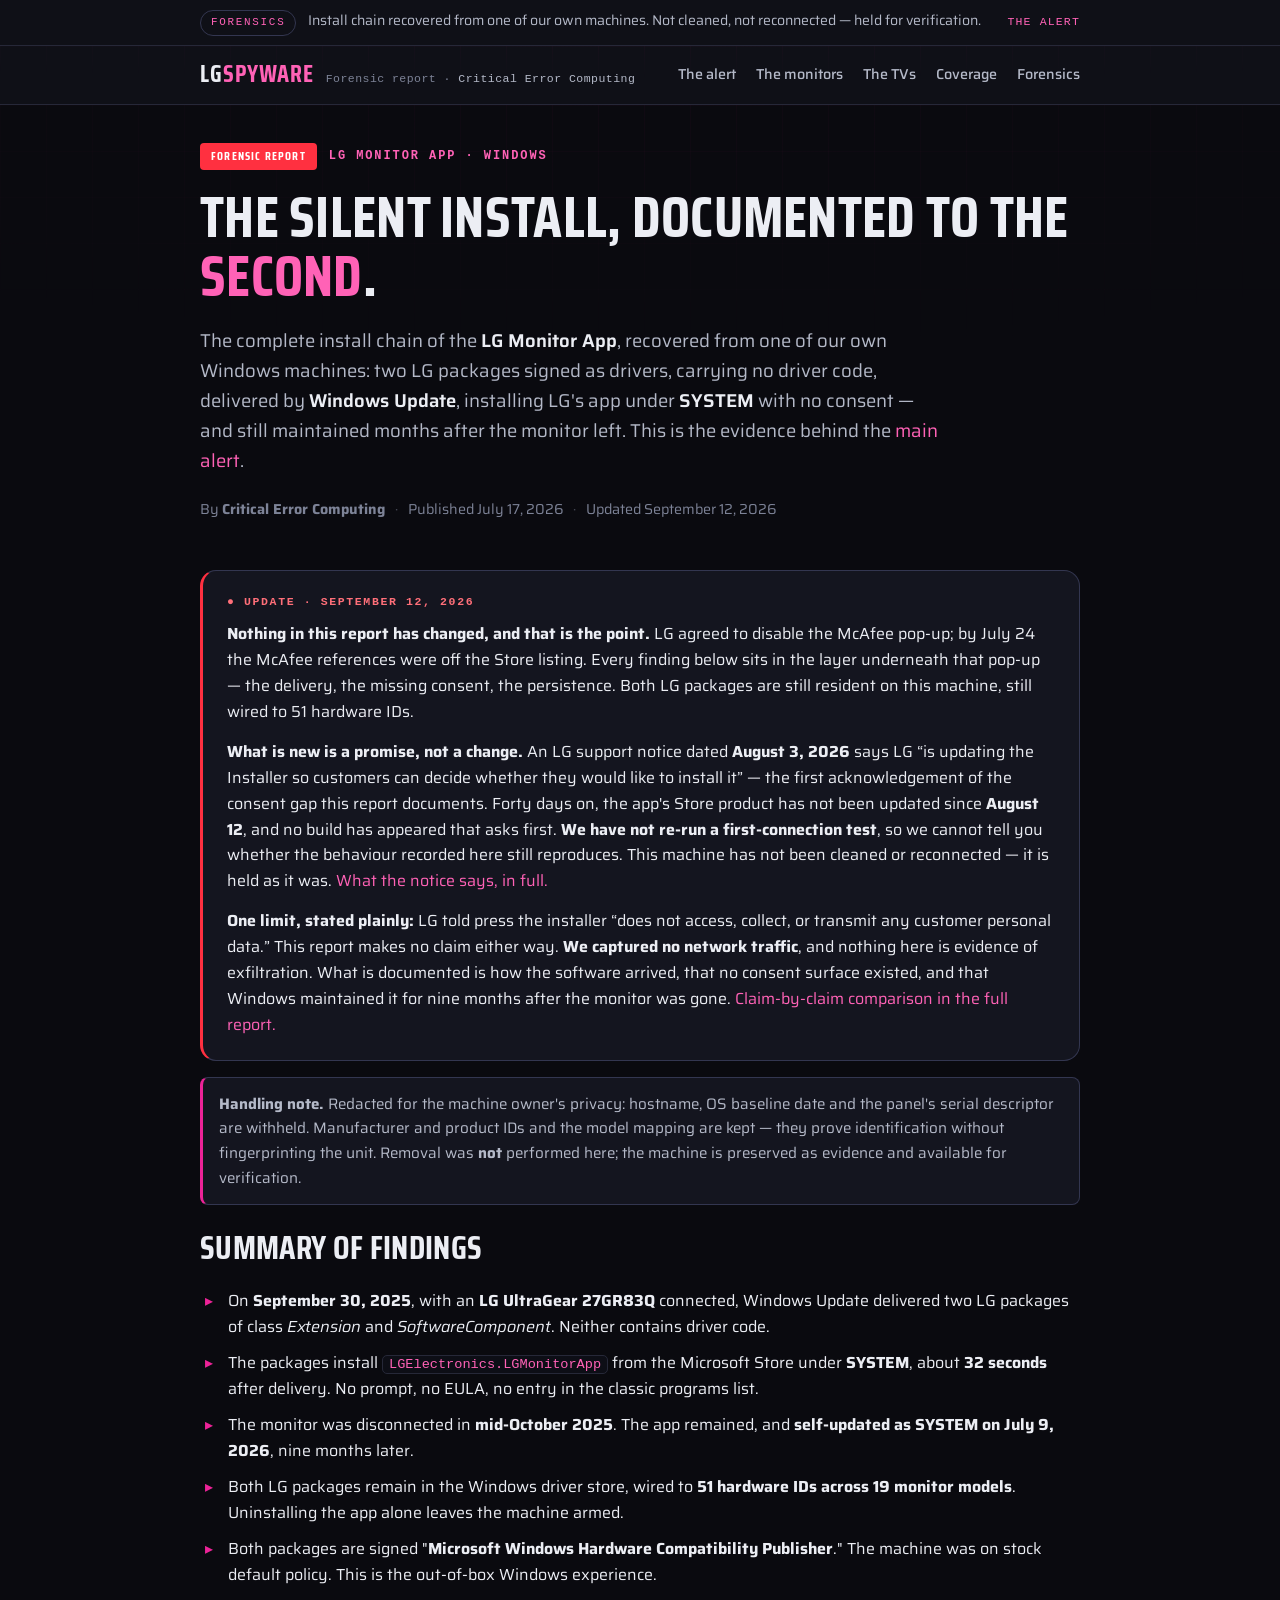
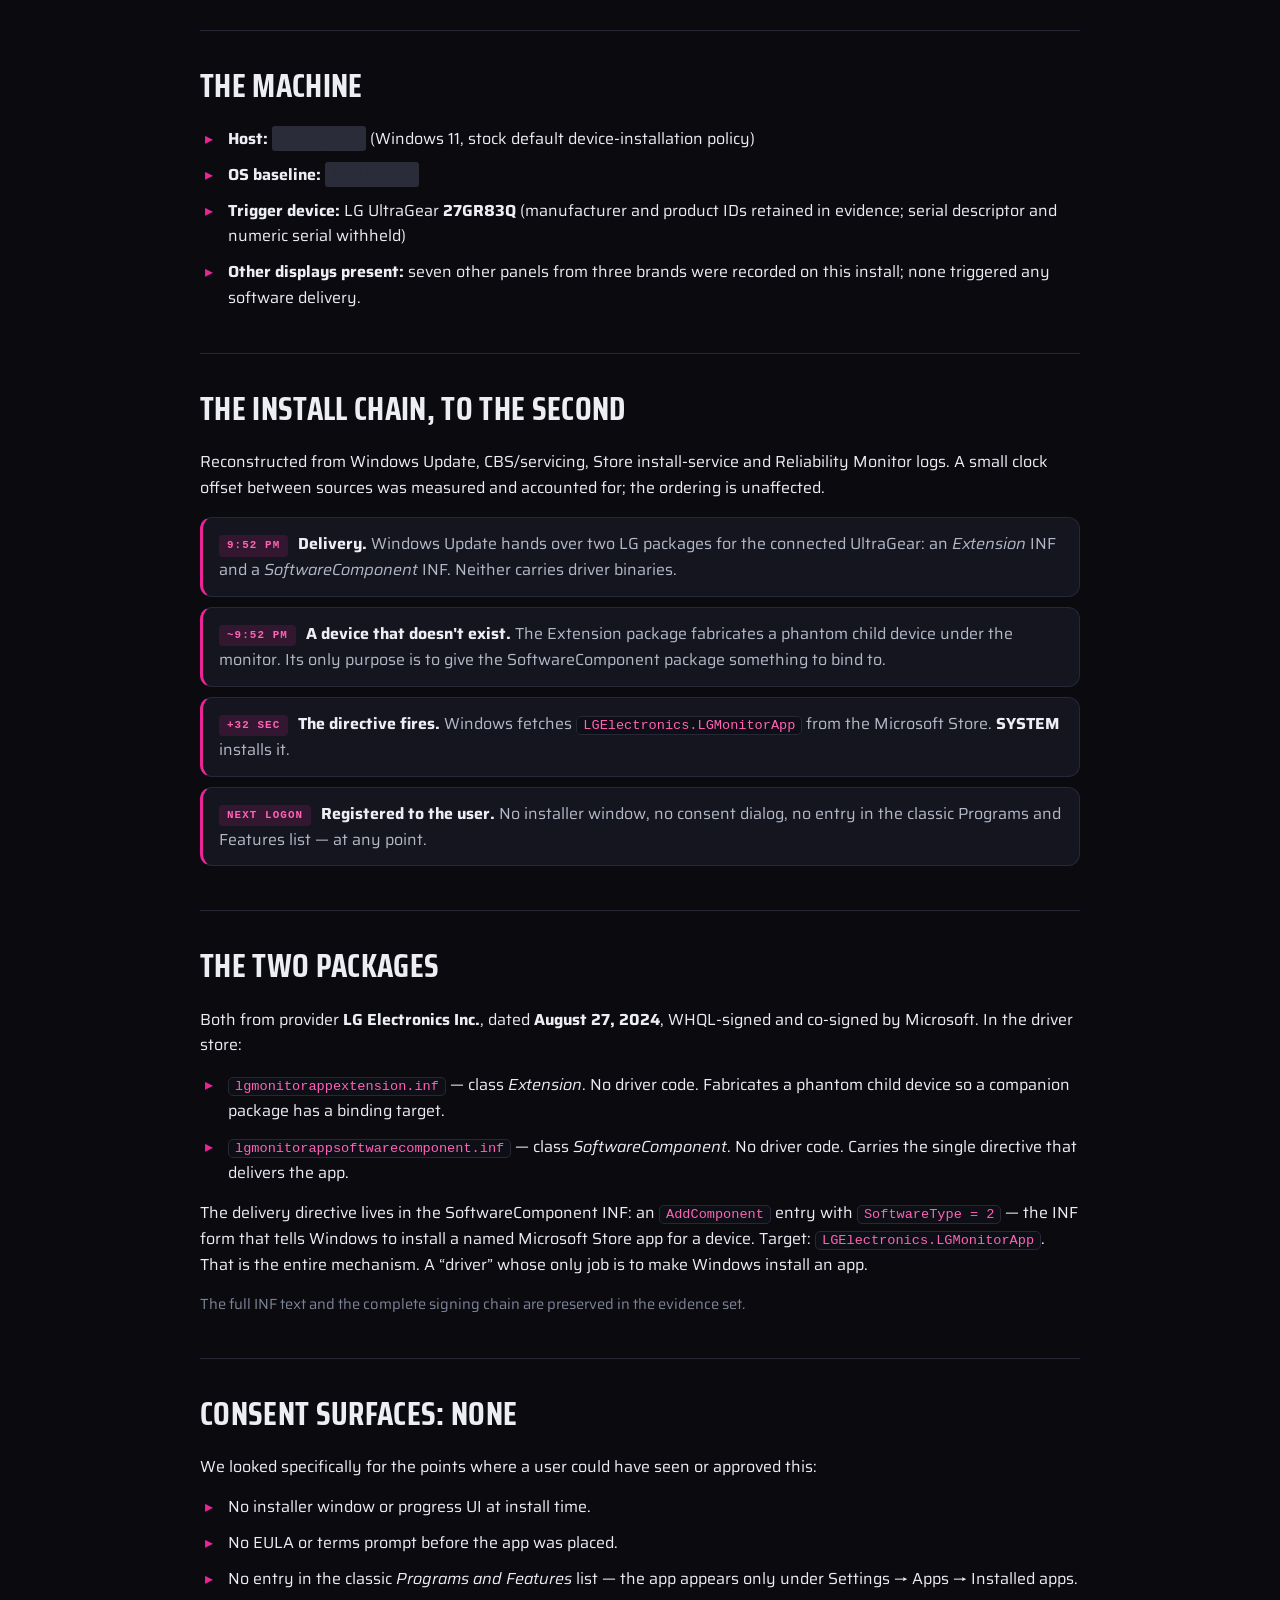
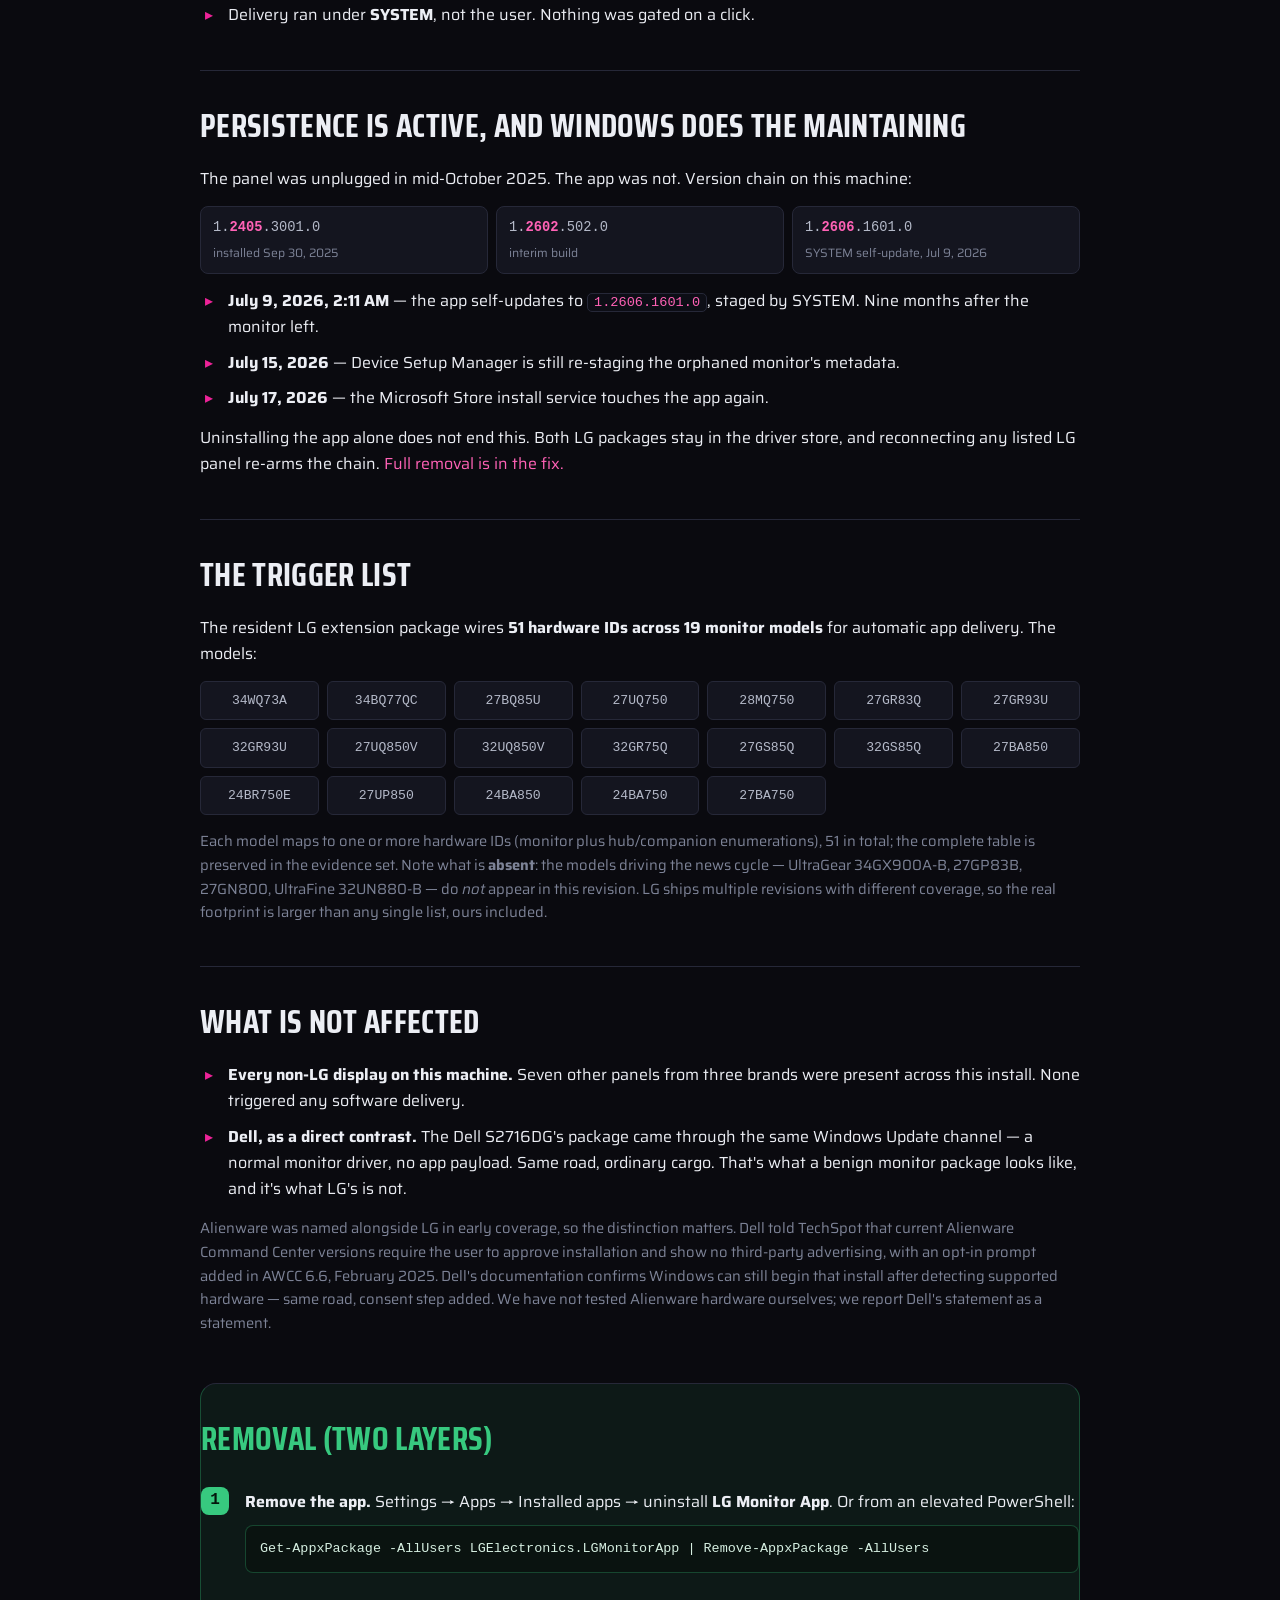
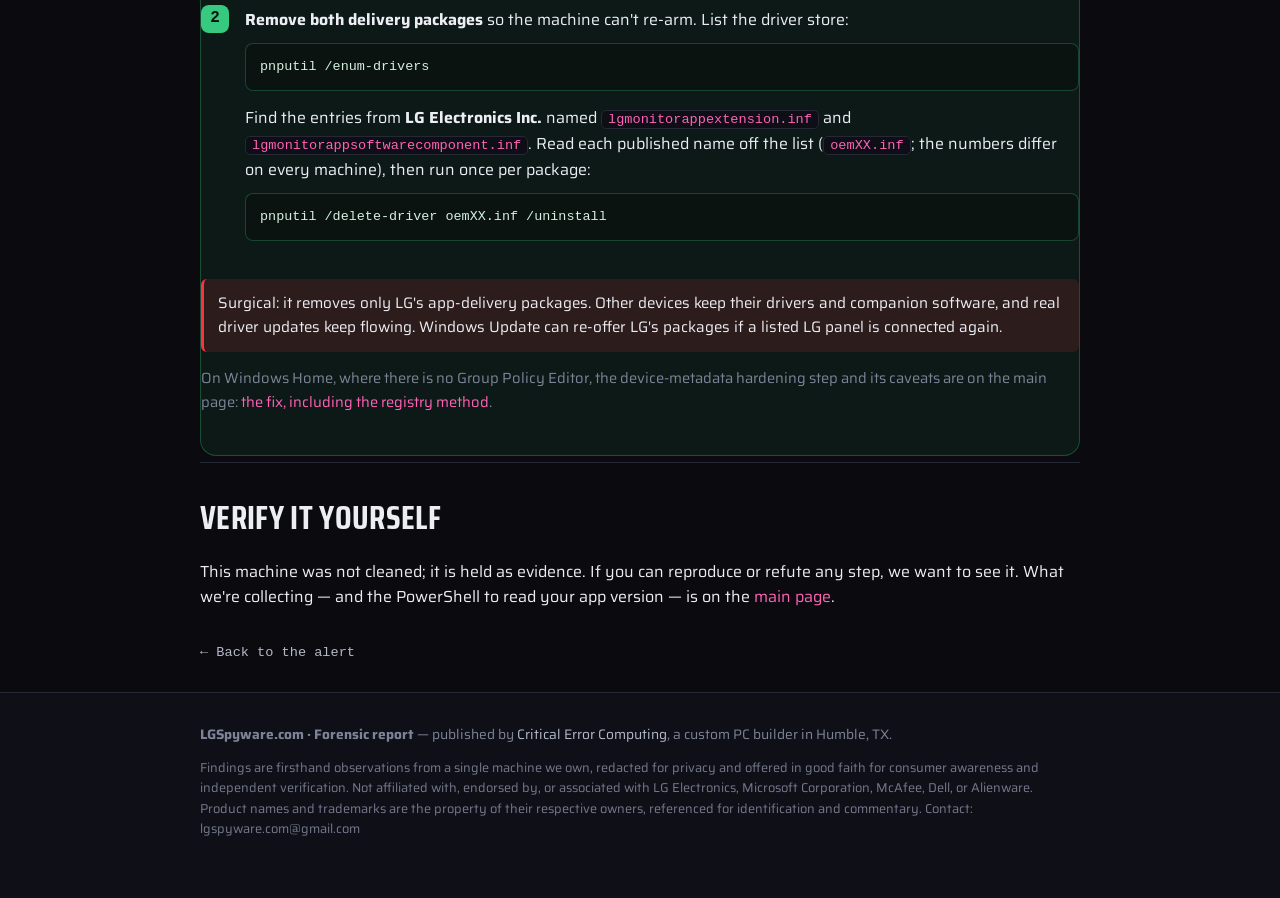
<file: forensics.html>
<!DOCTYPE html>
<html lang="en">
<head>
  <meta charset="utf-8">
  <meta name="viewport" content="width=device-width, initial-scale=1">
  <title>Forensic Install Report — LG Monitor App | LGSpyware.com · Critical Error Computing</title>
  <meta name="description" content="The minute-by-minute install chain of the LG Monitor App, recovered from one of our own Windows machines: two no-driver LG packages delivered by Windows Update, a SYSTEM install with no consent, and nine months of active maintenance after the monitor was gone.">
  <meta name="robots" content="index,follow">
  <meta property="og:type" content="article">
  <meta property="og:site_name" content="LGSpyware.com · Critical Error Computing">
  <meta property="og:title" content="Forensic Install Report — LG Monitor App">
  <meta property="og:description" content="Two WHQL-signed LG 'driver' packages with no driver code, a SYSTEM install in seconds with no consent, still self-updating nine months after the monitor left. Recovered from LG's own files.">
  <meta property="og:url" content="https://lgspyware.com/forensics">
  <meta name="twitter:card" content="summary_large_image">

  <link rel="icon" href="data:image/svg+xml,<svg xmlns='http://www.w3.org/2000/svg' viewBox='0 0 32 32'><text y='26' font-size='26'>%F0%9F%94%AC</text></svg>">
  <link rel="preconnect" href="https://fonts.googleapis.com">
  <link rel="preconnect" href="https://fonts.gstatic.com" crossorigin>
  <link href="https://fonts.googleapis.com/css2?family=Saira:wght@400;500;600&family=Saira+Condensed:wght@600;700&display=swap" rel="stylesheet">
  <link rel="stylesheet" href="styles.css">
</head>
<body>

  <div class="ribbon">
    <div class="wrap ribbon-in">
      <span class="ribbon-tag">Forensics</span>
      <span class="ribbon-txt">Install chain recovered from one of our own machines. Not cleaned, not reconnected — held for verification.</span>
      <a class="ribbon-link" href="/">The alert</a>
    </div>
  </div>

  <header class="masthead">
    <div class="grid-bg"></div>
    <div class="wrap masthead-in">
      <div class="brandblock">
        <a class="brand" href="/">LG<span class="err">Spyware</span></a>
        <span class="brand-by">Forensic report · <a href="https://www.criticalerrorcomputing.com/" target="_blank" rel="noopener">Critical Error Computing</a></span>
      </div>
      <nav class="topnav">
        <a href="/">The alert</a>
        <a href="/monitors">The monitors</a>
        <a href="/tvs">The TVs</a>
        <a href="/coverage">Coverage</a>
        <a href="/forensics">Forensics</a>
      </nav>
    </div>
  </header>

  <main>
    <article class="lead">
      <div class="grid-bg"></div>
      <div class="wrap lead-in">
        <div class="eyebrow-row"><span class="tag-red">FORENSIC REPORT</span> <span class="eyebrow">LG Monitor App · Windows</span></div>
        <h1>The silent install, documented to the <span class="gw" data-alt="sec0nd">second</span>.</h1>
        <p class="dek">The complete install chain of the <strong>LG Monitor App</strong>, recovered from one of our own Windows machines: two LG packages signed as drivers, carrying no driver code, delivered by <strong>Windows Update</strong>, installing LG's app under <strong>SYSTEM</strong> with no consent — and still maintained months after the monitor left. This is the evidence behind the <a href="/">main alert</a>.</p>
        <div class="byline">
          <span>By <strong>Critical Error Computing</strong></span>
          <span class="sep">·</span>
          <span>Published <time datetime="2026-07-17">July 17, 2026</time></span>
          <span class="sep">·</span>
          <span>Updated <time datetime="2026-09-12">September 12, 2026</time></span>
        </div>
      </div>
    </article>

    <div class="wrap body">

      <section id="summary">
        <div class="updatebox">
          <span class="upd-stamp">● Update · September 12, 2026</span>
          <p><strong>Nothing in this report has changed, and that is the point.</strong> LG agreed to disable the McAfee pop-up; by July 24 the McAfee references were off the Store listing. Every finding below sits in the layer underneath that pop-up — the delivery, the missing consent, the persistence. Both LG packages are still resident on this machine, still wired to 51 hardware IDs.</p>
          <p><strong>What is new is a promise, not a change.</strong> An LG support notice dated <strong>August 3, 2026</strong> says LG “is updating the Installer so customers can decide whether they would like to install it” — the first acknowledgement of the consent gap this report documents. Forty days on, the app's Store product has not been updated since <strong>August 12</strong>, and no build has appeared that asks first. <strong>We have not re-run a first-connection test</strong>, so we cannot tell you whether the behaviour recorded here still reproduces. This machine has not been cleaned or reconnected — it is held as it was. <a href="/monitors#august">What the notice says, in full.</a></p>
          <p><strong>One limit, stated plainly:</strong> LG told press the installer “does not access, collect, or transmit any customer personal data.” This report makes no claim either way. <strong>We captured no network traffic</strong>, and nothing here is evidence of exfiltration. What is documented is how the software arrived, that no consent surface existed, and that Windows maintained it for nine months after the monitor was gone. <a href="/monitors#response">Claim-by-claim comparison in the full report.</a></p>
        </div>
        <div class="evidence-note">
          <strong>Handling note.</strong> Redacted for the machine owner's privacy: hostname, OS baseline date and the panel's serial descriptor are withheld. Manufacturer and product IDs and the model mapping are kept — they prove identification without fingerprinting the unit. Removal was <strong>not</strong> performed here; the machine is preserved as evidence and available for verification.
        </div>
        <h2>Summary of findings</h2>
        <ul class="ticks">
          <li>On <strong>September 30, 2025</strong>, with an <strong>LG UltraGear 27GR83Q</strong> connected, Windows Update delivered two LG packages of class <em>Extension</em> and <em>SoftwareComponent</em>. Neither contains driver code.</li>
          <li>The packages install <code>LGElectronics.LGMonitorApp</code> from the Microsoft Store under <strong>SYSTEM</strong>, about <strong>32 seconds</strong> after delivery. No prompt, no EULA, no entry in the classic programs list.</li>
          <li>The monitor was disconnected in <strong>mid-October 2025</strong>. The app remained, and <strong>self-updated as SYSTEM on July 9, 2026</strong>, nine months later.</li>
          <li>Both LG packages remain in the Windows driver store, wired to <strong>51 hardware IDs across 19 monitor models</strong>. Uninstalling the app alone leaves the machine armed.</li>
          <li>Both packages are signed "<strong>Microsoft Windows Hardware Compatibility Publisher</strong>." The machine was on stock default policy. This is the out-of-box Windows experience.</li>
        </ul>
      </section>

      <section id="machine">
        <h2>The machine</h2>
        <ul class="ticks">
          <li><strong>Host:</strong> <span class="redact">REDACTED</span> (Windows 11, stock default device-installation policy)</li>
          <li><strong>OS baseline:</strong> <span class="redact">REDACTED</span></li>
          <li><strong>Trigger device:</strong> LG UltraGear <strong>27GR83Q</strong> (manufacturer and product IDs retained in evidence; serial descriptor and numeric serial withheld)</li>
          <li><strong>Other displays present:</strong> seven other panels from three brands were recorded on this install; none triggered any software delivery.</li>
        </ul>
      </section>

      <section id="chain">
        <h2>The install chain, to the second</h2>
        <p>Reconstructed from Windows Update, CBS/servicing, Store install-service and Reliability Monitor logs. A small clock offset between sources was measured and accounted for; the ordering is unaffected.</p>
        <ol class="chain">
          <li><span class="chain-t">9:52 PM</span><strong>Delivery.</strong> Windows Update hands over two LG packages for the connected UltraGear: an <em>Extension</em> INF and a <em>SoftwareComponent</em> INF. Neither carries driver binaries.</li>
          <li><span class="chain-t">~9:52 PM</span><strong>A device that doesn't exist.</strong> The Extension package fabricates a phantom child device under the monitor. Its only purpose is to give the SoftwareComponent package something to bind to.</li>
          <li><span class="chain-t">+32 sec</span><strong>The directive fires.</strong> Windows fetches <code>LGElectronics.LGMonitorApp</code> from the Microsoft Store. <strong>SYSTEM</strong> installs it.</li>
          <li><span class="chain-t">Next logon</span><strong>Registered to the user.</strong> No installer window, no consent dialog, no entry in the classic Programs and Features list — at any point.</li>
        </ol>
      </section>

      <section id="packages">
        <h2>The two packages</h2>
        <p>Both from provider <strong>LG Electronics Inc.</strong>, dated <strong>August 27, 2024</strong>, WHQL-signed and co-signed by Microsoft. In the driver store:</p>
        <ul class="ticks">
          <li><code>lgmonitorappextension.inf</code> — class <em>Extension</em>. No driver code. Fabricates a phantom child device so a companion package has a binding target.</li>
          <li><code>lgmonitorappsoftwarecomponent.inf</code> — class <em>SoftwareComponent</em>. No driver code. Carries the single directive that delivers the app.</li>
        </ul>
        <p>The delivery directive lives in the SoftwareComponent INF: an <code>AddComponent</code> entry with <code>SoftwareType = 2</code> — the INF form that tells Windows to install a named Microsoft Store app for a device. Target: <code>LGElectronics.LGMonitorApp</code>. That is the entire mechanism. A “driver” whose only job is to make Windows install an app.</p>
        <p class="note-dim">The full INF text and the complete signing chain are preserved in the evidence set.</p>
      </section>

      <section id="consent">
        <h2>Consent surfaces: none</h2>
        <p>We looked specifically for the points where a user could have seen or approved this:</p>
        <ul class="ticks">
          <li>No installer window or progress UI at install time.</li>
          <li>No EULA or terms prompt before the app was placed.</li>
          <li>No entry in the classic <em>Programs and Features</em> list — the app appears only under Settings → Apps → Installed apps.</li>
          <li>Delivery ran under <strong>SYSTEM</strong>, not the user. Nothing was gated on a click.</li>
        </ul>
      </section>

      <section id="persistence">
        <h2>Persistence is active, and Windows does the maintaining</h2>
        <p>The panel was unplugged in mid-October 2025. The app was not. Version chain on this machine:</p>
        <div class="vchain">
          <span>1.<b>2405</b>.3001.0<em>installed Sep 30, 2025</em></span>
          <span>1.<b>2602</b>.502.0<em>interim build</em></span>
          <span>1.<b>2606</b>.1601.0<em>SYSTEM self-update, Jul 9, 2026</em></span>
        </div>
        <ul class="ticks">
          <li><strong>July 9, 2026, 2:11 AM</strong> — the app self-updates to <code>1.2606.1601.0</code>, staged by SYSTEM. Nine months after the monitor left.</li>
          <li><strong>July 15, 2026</strong> — Device Setup Manager is still re-staging the orphaned monitor's metadata.</li>
          <li><strong>July 17, 2026</strong> — the Microsoft Store install service touches the app again.</li>
        </ul>
        <p>Uninstalling the app alone does not end this. Both LG packages stay in the driver store, and reconnecting any listed LG panel re-arms the chain. <a href="/#remove">Full removal is in the fix.</a></p>
      </section>

      <section id="triggers">
        <h2>The trigger list</h2>
        <p>The resident LG extension package wires <strong>51 hardware IDs across 19 monitor models</strong> for automatic app delivery. The models:</p>
        <div class="modelgrid">
          <span>34WQ73A</span><span>34BQ77QC</span><span>27BQ85U</span><span>27UQ750</span>
          <span>28MQ750</span><span>27GR83Q</span><span>27GR93U</span><span>32GR93U</span>
          <span>27UQ850V</span><span>32UQ850V</span><span>32GR75Q</span><span>27GS85Q</span>
          <span>32GS85Q</span><span>27BA850</span><span>24BR750E</span><span>27UP850</span>
          <span>24BA850</span><span>24BA750</span><span>27BA750</span>
        </div>
        <p class="note-dim">Each model maps to one or more hardware IDs (monitor plus hub/companion enumerations), 51 in total; the complete table is preserved in the evidence set. Note what is <strong>absent</strong>: the models driving the news cycle — UltraGear 34GX900A-B, 27GP83B, 27GN800, UltraFine 32UN880-B — do <em>not</em> appear in this revision. LG ships multiple revisions with different coverage, so the real footprint is larger than any single list, ours included.</p>
      </section>

      <section id="notaffected">
        <h2>What is not affected</h2>
        <ul class="ticks">
          <li><strong>Every non-LG display on this machine.</strong> Seven other panels from three brands were present across this install. None triggered any software delivery.</li>
          <li><strong>Dell, as a direct contrast.</strong> The Dell S2716DG's package came through the same Windows Update channel — a normal monitor driver, no app payload. Same road, ordinary cargo. That's what a benign monitor package looks like, and it's what LG's is not.</li>
        </ul>
        <p class="note-dim">Alienware was named alongside LG in early coverage, so the distinction matters. Dell told TechSpot that current Alienware Command Center versions require the user to approve installation and show no third-party advertising, with an opt-in prompt added in AWCC 6.6, February 2025. Dell's documentation confirms Windows can still begin that install after detecting supported hardware — same road, consent step added. We have not tested Alienware hardware ourselves; we report Dell's statement as a statement.</p>
      </section>

      <section id="removal" class="callout-fix">
        <h2>Removal (two layers)</h2>
        <ol class="steps">
          <li>
            <strong>Remove the app.</strong> Settings → Apps → Installed apps → uninstall <strong>LG Monitor App</strong>. Or from an elevated PowerShell:
            <pre><code>Get-AppxPackage -AllUsers LGElectronics.LGMonitorApp | Remove-AppxPackage -AllUsers</code></pre>
          </li>
          <li>
            <strong>Remove both delivery packages</strong> so the machine can't re-arm. List the driver store:
            <pre><code>pnputil /enum-drivers</code></pre>
            Find the entries from <strong>LG Electronics Inc.</strong> named <code>lgmonitorappextension.inf</code> and <code>lgmonitorappsoftwarecomponent.inf</code>. Read each published name off the list (<code>oemXX.inf</code>; the numbers differ on every machine), then run once per package:
            <pre><code>pnputil /delete-driver oemXX.inf /uninstall</code></pre>
          </li>
        </ol>
        <p class="warn">Surgical: it removes only LG's app-delivery packages. Other devices keep their drivers and companion software, and real driver updates keep flowing. Windows Update can re-offer LG's packages if a listed LG panel is connected again.</p>
        <p class="note-dim">On Windows Home, where there is no Group Policy Editor, the device-metadata hardening step and its caveats are on the main page: <a href="/#remove">the fix, including the registry method</a>.</p>
      </section>

      <section id="verify">
        <h2>Verify it yourself</h2>
        <p>This machine was not cleaned; it is held as evidence. If you can reproduce or refute any step, we want to see it. What we're collecting — and the PowerShell to read your app version — is on the <a href="/#tips">main page</a>.</p>
        <a class="backlink" href="/">← Back to the alert</a>
      </section>

    </div>
  </main>

  <footer class="site">
    <div class="wrap">
      <p><strong>LGSpyware.com · Forensic report</strong> — published by <a href="https://www.criticalerrorcomputing.com/" target="_blank" rel="noopener">Critical Error Computing</a>, a custom PC builder in Humble, TX.</p>
      <p class="disclaimer">Findings are firsthand observations from a single machine we own, redacted for privacy and offered in good faith for consumer awareness and independent verification. Not affiliated with, endorsed by, or associated with LG Electronics, Microsoft Corporation, McAfee, Dell, or Alienware. Product names and trademarks are the property of their respective owners, referenced for identification and commentary. Contact: lgspyware.com@gmail.com</p>
    </div>
  </footer>

</body>
</html>
</file>
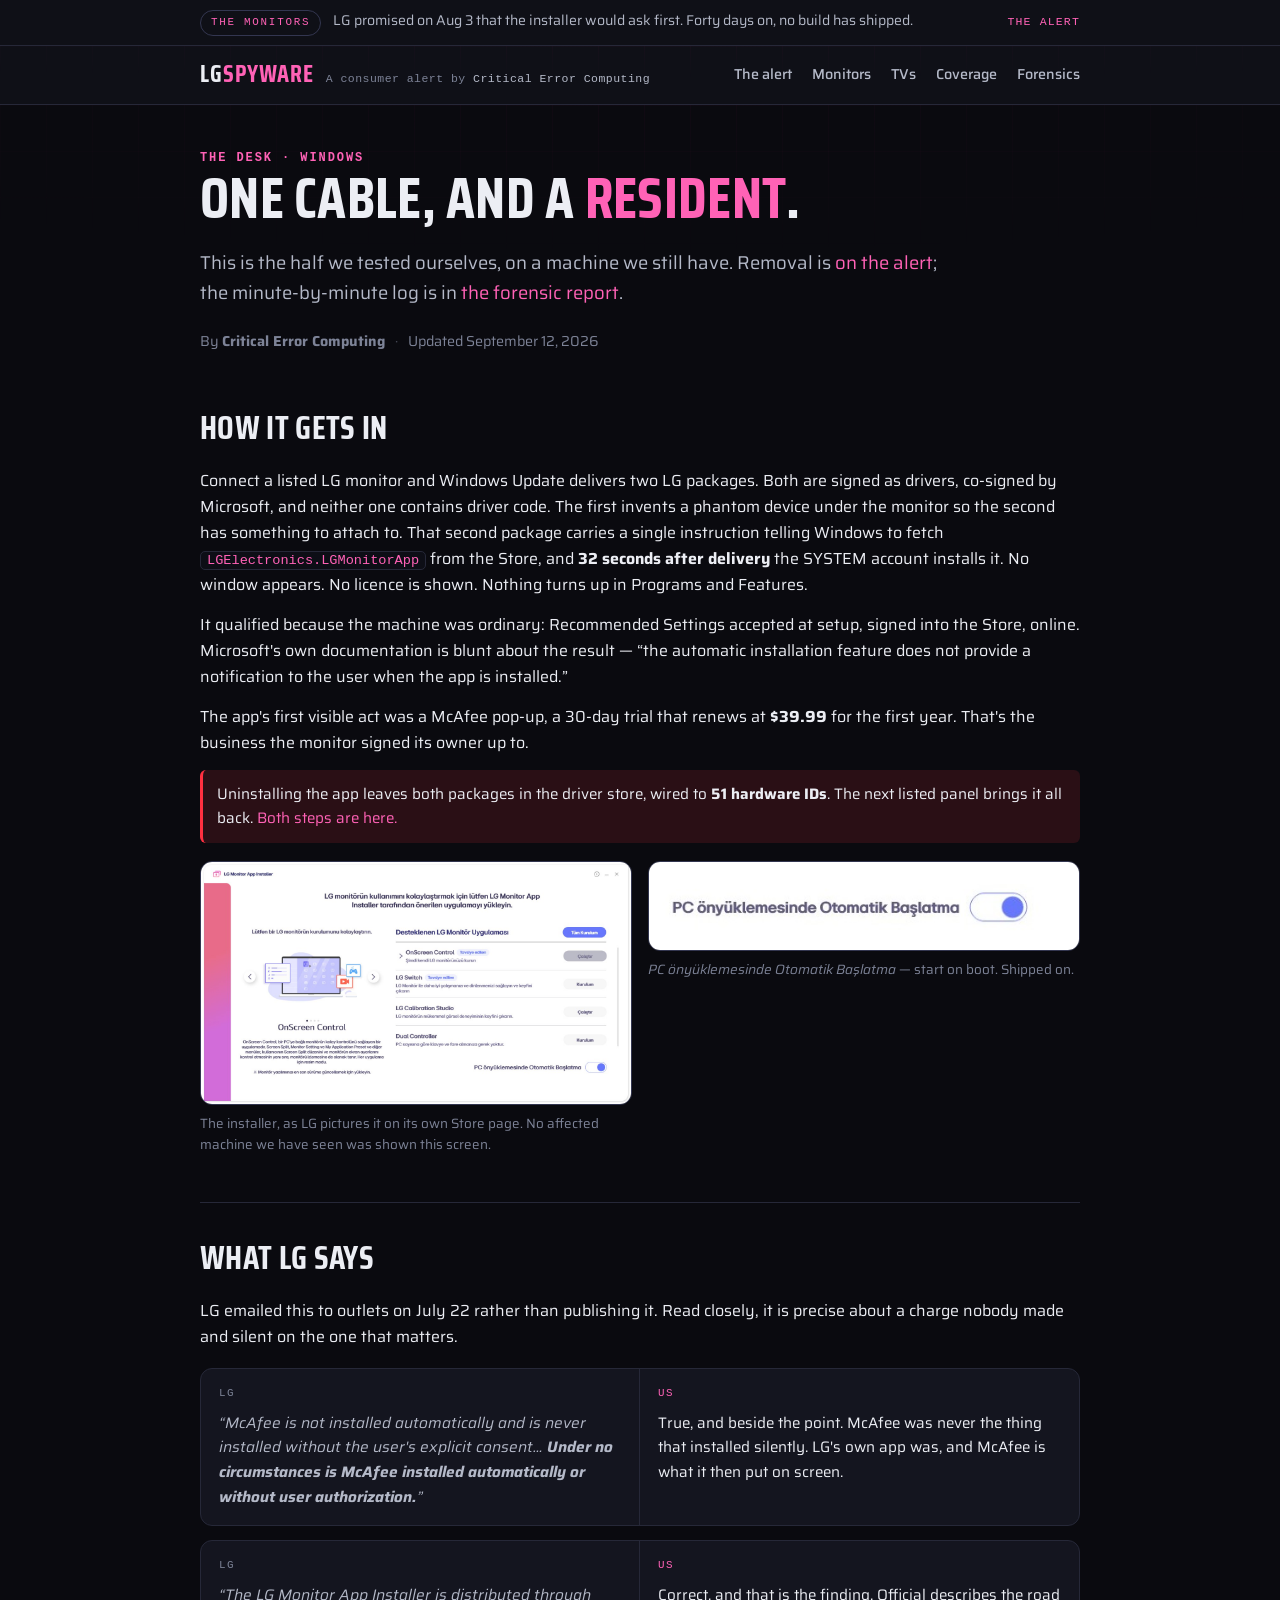
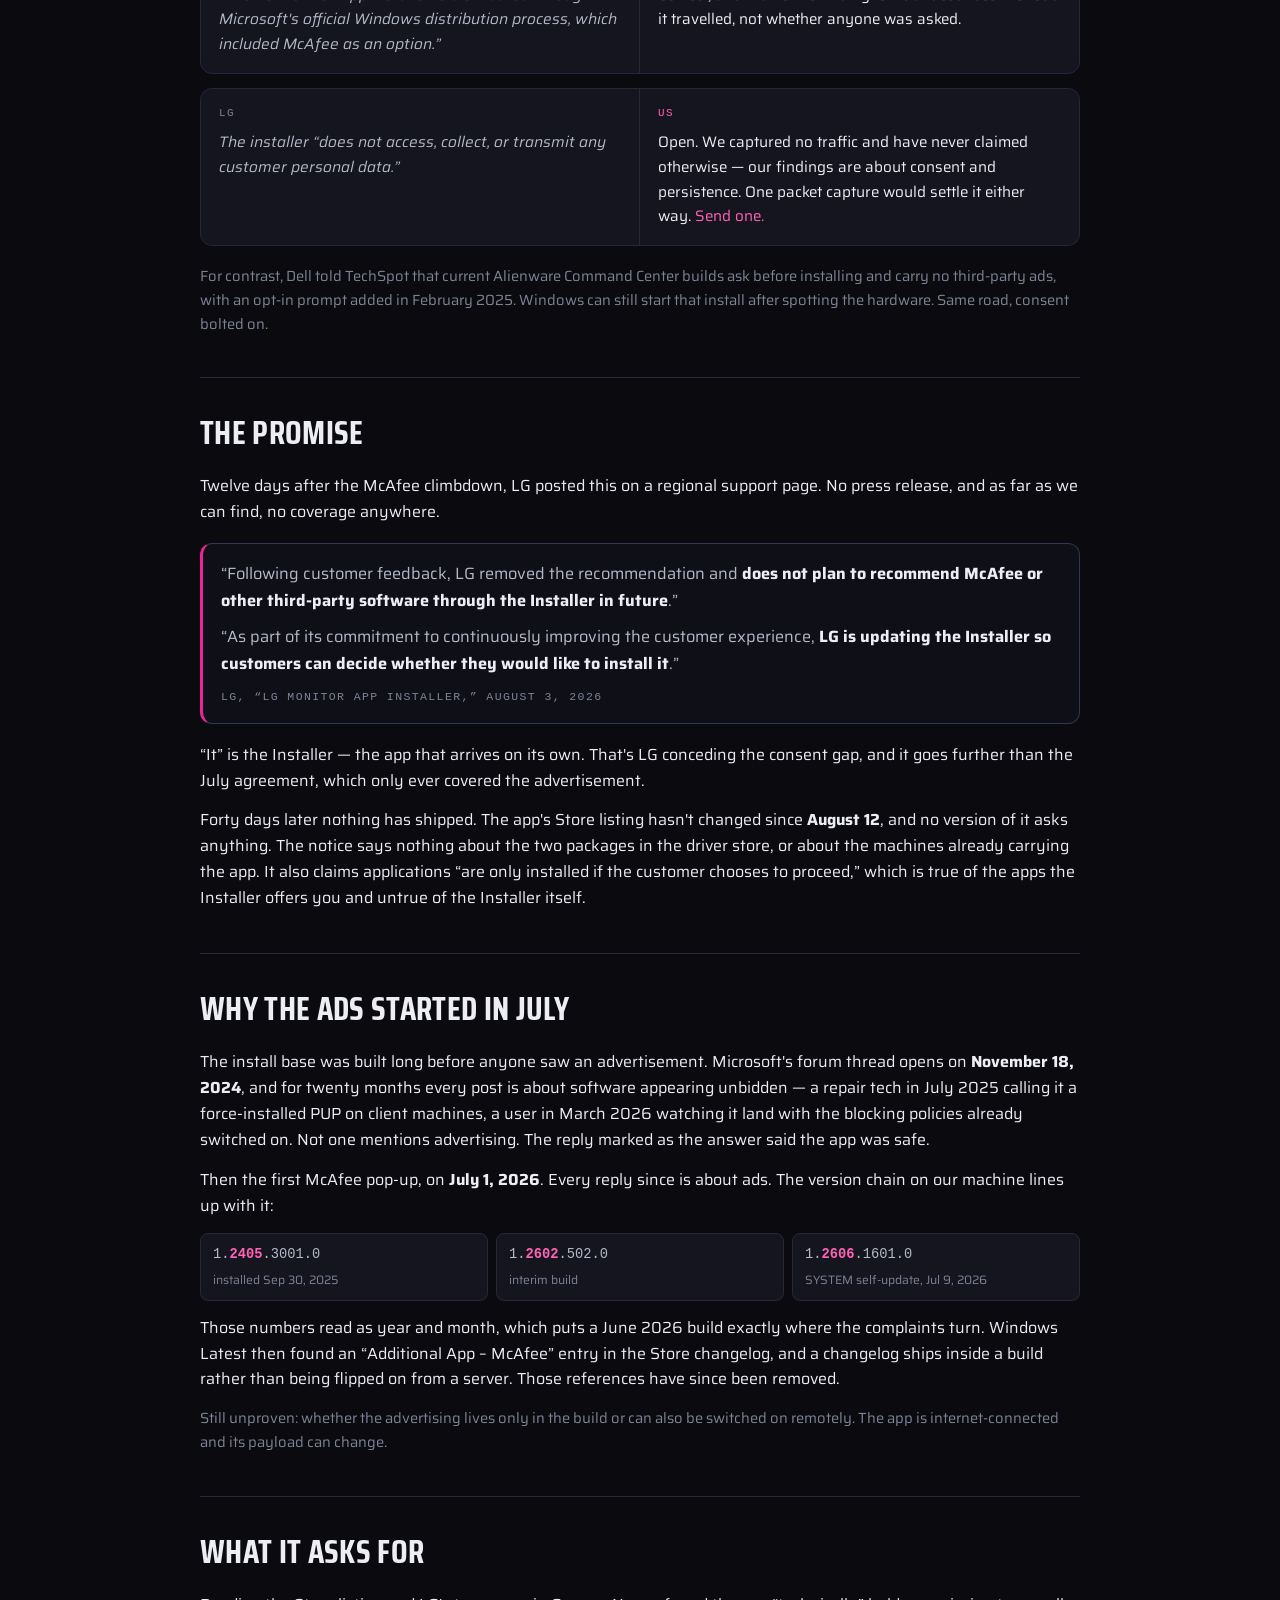
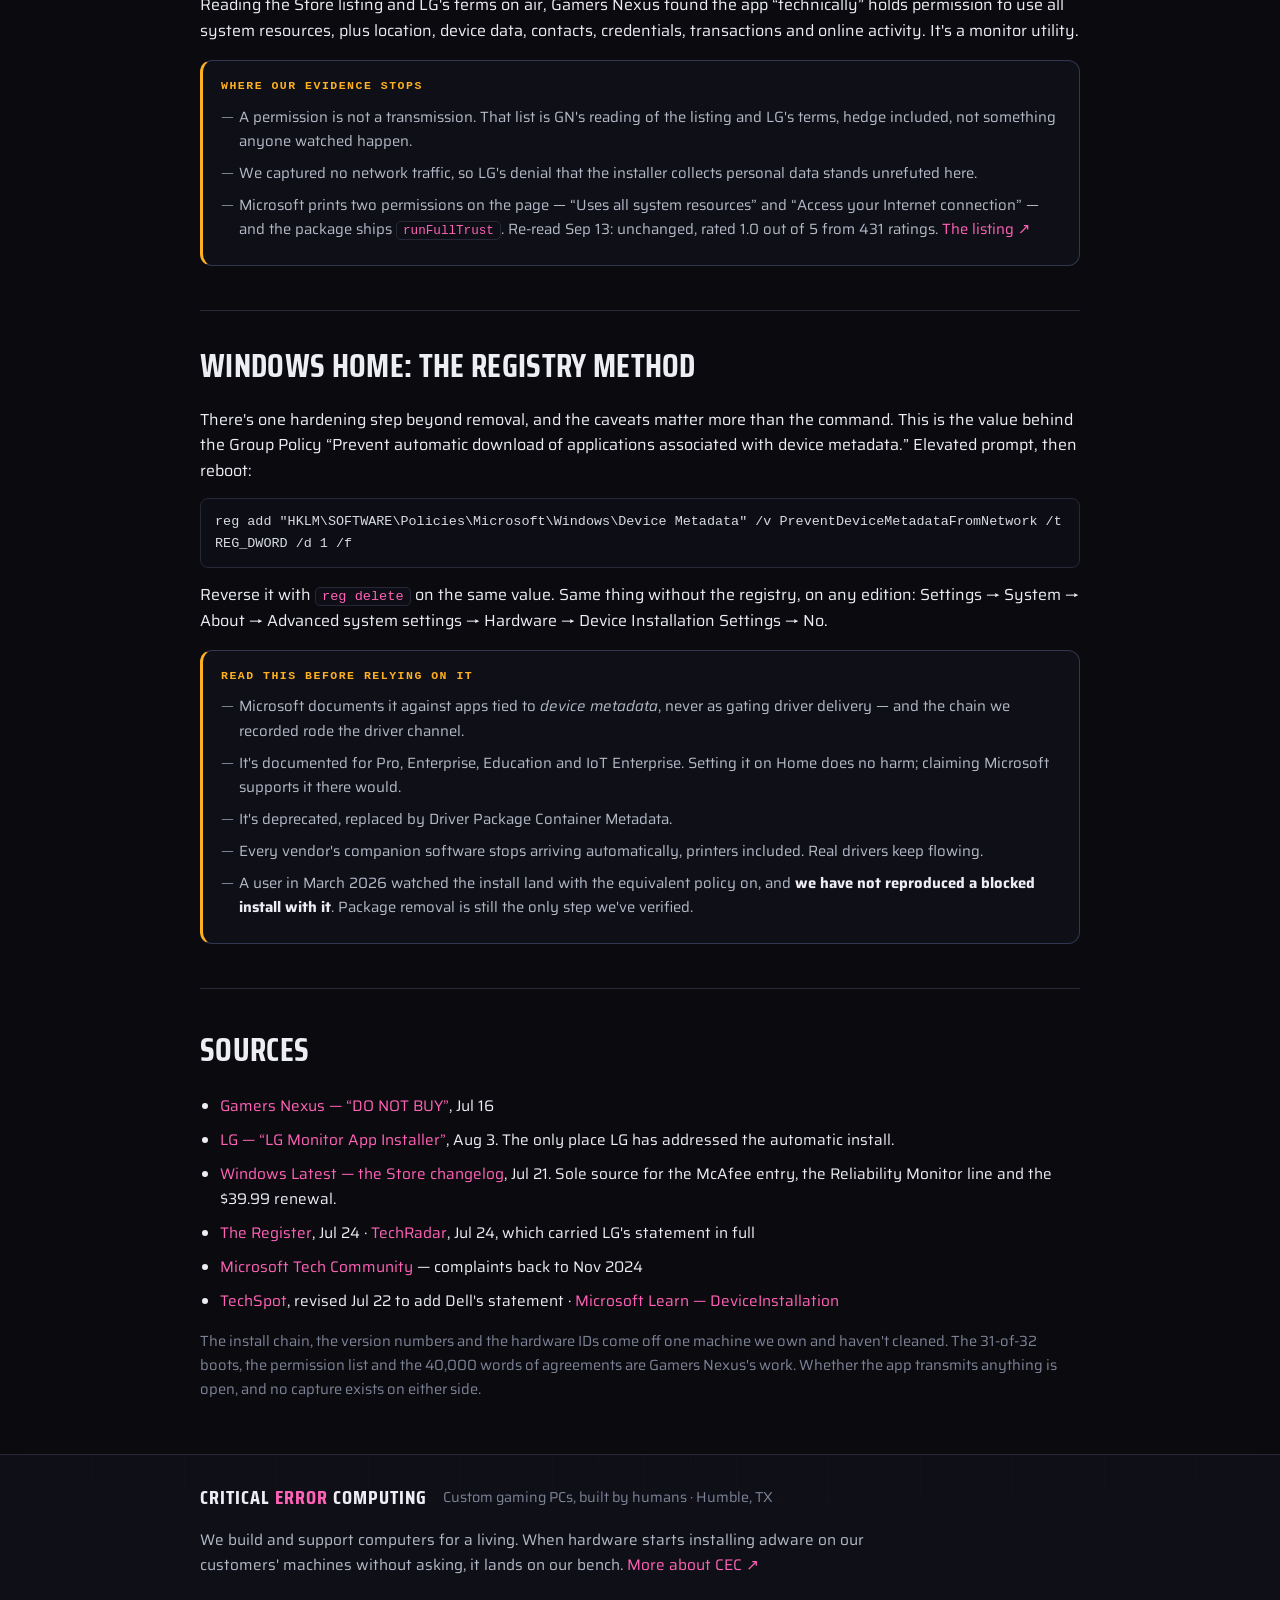
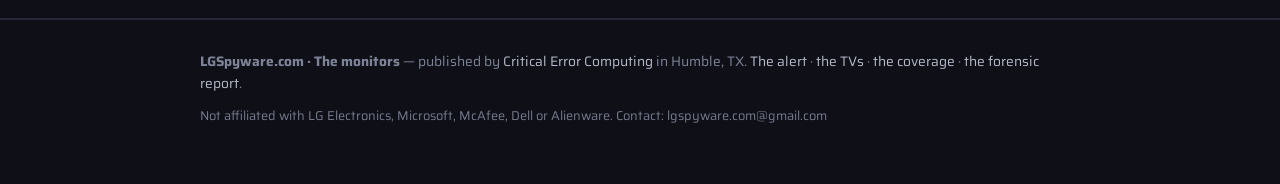
<file: monitors.html>
<!DOCTYPE html>
<html lang="en">
<head>
  <meta charset="utf-8">
  <meta name="viewport" content="width=device-width, initial-scale=1">
  <title>The Monitors — LG's Silent Install on Windows | LGSpyware.com</title>
  <meta name="description" content="Two LG packages signed as drivers with no driver code, an app installed by SYSTEM 32 seconds later, and a consent prompt promised in August that still hasn't shipped.">
  <meta name="robots" content="index,follow">
  <meta property="og:type" content="article">
  <meta property="og:site_name" content="LGSpyware.com · Critical Error Computing">
  <meta property="og:title" content="The Monitors: One Cable, and a Resident">
  <meta property="og:description" content="How the install works, what LG says about it, and the prompt it promised forty days ago.">
  <meta property="og:url" content="https://lgspyware.com/monitors">
  <meta property="og:image" content="https://lgspyware.com/og-image.jpg">
  <meta name="twitter:card" content="summary_large_image">
  <meta name="twitter:title" content="The Monitors: One Cable, and a Resident">
  <meta name="twitter:description" content="How the install works, what LG says about it, and the prompt it promised forty days ago.">

  <link rel="icon" href="data:image/svg+xml,<svg xmlns='http://www.w3.org/2000/svg' viewBox='0 0 32 32'><text y='26' font-size='26'>%E2%9A%A0%EF%B8%8F</text></svg>">
  <link rel="preconnect" href="https://fonts.googleapis.com">
  <link rel="preconnect" href="https://fonts.gstatic.com" crossorigin>
  <link href="https://fonts.googleapis.com/css2?family=Saira:wght@400;500;600&family=Saira+Condensed:wght@600;700&display=swap" rel="stylesheet">
  <link rel="stylesheet" href="styles.css">
</head>
<body>

  <div class="ribbon">
    <div class="wrap ribbon-in">
      <span class="ribbon-tag">The monitors</span>
      <span class="ribbon-txt">LG promised on Aug 3 that the installer would ask first. Forty days on, no build has shipped.</span>
      <a class="ribbon-link" href="/">The alert</a>
    </div>
  </div>

  <header class="masthead">
    <div class="grid-bg"></div>
    <div class="wrap masthead-in">
      <div class="brandblock">
        <a class="brand" href="/">LG<span class="err">Spyware</span></a>
        <span class="brand-by">A consumer alert by <a href="https://www.criticalerrorcomputing.com/" target="_blank" rel="noopener">Critical Error Computing</a></span>
      </div>
      <nav class="topnav">
        <a href="/">The alert</a>
        <a href="/monitors">Monitors</a>
        <a href="/tvs">TVs</a>
        <a href="/coverage">Coverage</a>
        <a href="/forensics">Forensics</a>
      </nav>
    </div>
  </header>

  <main>
    <article class="lead">
      <div class="grid-bg"></div>
      <div class="wrap lead-in">
        <span class="eyebrow">The desk · Windows</span>
        <h1>One cable, and a <span class="gw" data-alt="res1dent">resident</span>.</h1>
        <p class="dek">This is the half we tested ourselves, on a machine we still have. Removal is <a href="/#remove">on the alert</a>; the minute-by-minute log is in <a href="/forensics">the forensic report</a>.</p>
        <div class="byline">
          <span>By <strong>Critical Error Computing</strong></span>
          <span class="sep">·</span>
          <span>Updated <time datetime="2026-09-12">September 12, 2026</time></span>
        </div>
      </div>
    </article>

    <div class="wrap body">

      <section id="chain">
        <h2>How it gets in</h2>
        <p>Connect a listed LG monitor and Windows Update delivers two LG packages. Both are signed as drivers, co-signed by Microsoft, and neither one contains driver code. The first invents a phantom device under the monitor so the second has something to attach to. That second package carries a single instruction telling Windows to fetch <code>LGElectronics.LGMonitorApp</code> from the Store, and <strong>32 seconds after delivery</strong> the SYSTEM account installs it. No window appears. No licence is shown. Nothing turns up in Programs and Features.</p>
        <p>It qualified because the machine was ordinary: Recommended Settings accepted at setup, signed into the Store, online. Microsoft's own documentation is blunt about the result — “the automatic installation feature does not provide a notification to the user when the app is installed.”</p>
        <p>The app's first visible act was a McAfee pop-up, a 30-day trial that renews at <strong>$39.99</strong> for the first year. That's the business the monitor signed its owner up to.</p>
        <p class="warn">Uninstalling the app leaves both packages in the driver store, wired to <strong>51 hardware IDs</strong>. The next listed panel brings it all back. <a href="/#remove">Both steps are here.</a></p>

        <div class="shots">
          <figure class="shot">
            <a href="https://apps.microsoft.com/detail/9PM9N6F47JB8" target="_blank" rel="noopener">
              <img src="lg-installer.jpg" alt="The LG Monitor App Installer window: four LG apps with Install buttons, an Install All button, and an auto-start toggle switched on.">
            </a>
            <figcaption>The installer, as LG pictures it on its own Store page. No affected machine we have seen was shown this screen.</figcaption>
          </figure>
          <figure class="shot">
            <img src="lg-autostart.jpg" alt="Close crop of the installer's toggle, labelled PC önyüklemesinde Otomatik Başlatma, switched on.">
            <figcaption><em>PC önyüklemesinde Otomatik Başlatma</em> — start on boot. Shipped on.</figcaption>
          </figure>
        </div>
      </section>

      <section id="response">
        <h2>What LG says</h2>
        <p>LG emailed this to outlets on July 22 rather than publishing it. Read closely, it is precise about a charge nobody made and silent on the one that matters.</p>

        <div class="claims">
          <div class="claim">
            <div class="claim-said">
              <span class="claim-lbl">LG</span>
              <p>“McAfee is not installed automatically and is never installed without the user's explicit consent… <strong>Under no circumstances is McAfee installed automatically or without user authorization.</strong>”</p>
            </div>
            <div class="claim-found">
              <span class="claim-lbl">Us</span>
              <p>True, and beside the point. McAfee was never the thing that installed silently. LG's own app was, and McAfee is what it then put on screen.</p>
            </div>
          </div>
          <div class="claim">
            <div class="claim-said">
              <span class="claim-lbl">LG</span>
              <p>“The LG Monitor App Installer is distributed through Microsoft's official Windows distribution process, which included McAfee as an option.”</p>
            </div>
            <div class="claim-found">
              <span class="claim-lbl">Us</span>
              <p>Correct, and that is the finding. Official describes the road it travelled, not whether anyone was asked.</p>
            </div>
          </div>
          <div class="claim">
            <div class="claim-said">
              <span class="claim-lbl">LG</span>
              <p>The installer “does not access, collect, or transmit any customer personal data.”</p>
            </div>
            <div class="claim-found">
              <span class="claim-lbl">Us</span>
              <p>Open. We captured no traffic and have never claimed otherwise — our findings are about consent and persistence. One packet capture would settle it either way. <a href="/#tips">Send one.</a></p>
            </div>
          </div>
        </div>
        <p class="note-dim">For contrast, Dell told TechSpot that current Alienware Command Center builds ask before installing and carry no third-party ads, with an opt-in prompt added in February 2025. Windows can still start that install after spotting the hardware. Same road, consent bolted on.</p>
      </section>

      <section id="august">
        <h2>The promise</h2>
        <p>Twelve days after the McAfee climbdown, LG posted this on a regional support page. No press release, and as far as we can find, no coverage anywhere.</p>
        <blockquote class="quote-lg">
          <p>“Following customer feedback, LG removed the recommendation and <strong>does not plan to recommend McAfee or other third-party software through the Installer in future</strong>.”</p>
          <p>“As part of its commitment to continuously improving the customer experience, <strong>LG is updating the Installer so customers can decide whether they would like to install it</strong>.”</p>
          <cite>LG, “LG Monitor App Installer,” August 3, 2026</cite>
        </blockquote>
        <p>“It” is the Installer — the app that arrives on its own. That's LG conceding the consent gap, and it goes further than the July agreement, which only ever covered the advertisement.</p>
        <p>Forty days later nothing has shipped. The app's Store listing hasn't changed since <strong>August 12</strong>, and no version of it asks anything. The notice says nothing about the two packages in the driver store, or about the machines already carrying the app. It also claims applications “are only installed if the customer chooses to proceed,” which is true of the apps the Installer offers you and untrue of the Installer itself.</p>
      </section>

      <section id="switch">
        <h2>Why the ads started in July</h2>
        <p>The install base was built long before anyone saw an advertisement. Microsoft's forum thread opens on <strong>November 18, 2024</strong>, and for twenty months every post is about software appearing unbidden — a repair tech in July 2025 calling it a force-installed PUP on client machines, a user in March 2026 watching it land with the blocking policies already switched on. Not one mentions advertising. The reply marked as the answer said the app was safe.</p>
        <p>Then the first McAfee pop-up, on <strong>July 1, 2026</strong>. Every reply since is about ads. The version chain on our machine lines up with it:</p>
        <div class="vchain">
          <span>1.<b>2405</b>.3001.0<em>installed Sep 30, 2025</em></span>
          <span>1.<b>2602</b>.502.0<em>interim build</em></span>
          <span>1.<b>2606</b>.1601.0<em>SYSTEM self-update, Jul 9, 2026</em></span>
        </div>
        <p>Those numbers read as year and month, which puts a June 2026 build exactly where the complaints turn. Windows Latest then found an “Additional App – McAfee” entry in the Store changelog, and a changelog ships inside a build rather than being flipped on from a server. Those references have since been removed.</p>
        <p class="note-dim">Still unproven: whether the advertising lives only in the build or can also be switched on remotely. The app is internet-connected and its payload can change.</p>
      </section>

      <section id="permissions">
        <h2>What it asks for</h2>
        <p>Reading the Store listing and LG's terms on air, Gamers Nexus found the app “technically” holds permission to use all system resources, plus location, device data, contacts, credentials, transactions and online activity. It's a monitor utility.</p>
        <div class="limits">
          <span class="limits-lbl">Where our evidence stops</span>
          <ul>
            <li>A permission is not a transmission. That list is GN's reading of the listing and LG's terms, hedge included, not something anyone watched happen.</li>
            <li>We captured no network traffic, so LG's denial that the installer collects personal data stands unrefuted here.</li>
            <li>Microsoft prints two permissions on the page — “Uses all system resources” and “Access your Internet connection” — and the package ships <code>runFullTrust</code>. Re-read Sep 13: unchanged, rated 1.0 out of 5 from 431 ratings. <a href="https://apps.microsoft.com/detail/9PM9N6F47JB8" target="_blank" rel="noopener">The listing ↗</a></li>
          </ul>
        </div>
      </section>

      <section id="hardening">
        <h2>Windows Home: the registry method</h2>
        <p>There's one hardening step beyond removal, and the caveats matter more than the command. This is the value behind the Group Policy “Prevent automatic download of applications associated with device metadata.” Elevated prompt, then reboot:</p>
        <pre><code>reg add "HKLM\SOFTWARE\Policies\Microsoft\Windows\Device Metadata" /v PreventDeviceMetadataFromNetwork /t REG_DWORD /d 1 /f</code></pre>
        <p>Reverse it with <code>reg delete</code> on the same value. Same thing without the registry, on any edition: Settings → System → About → Advanced system settings → Hardware → Device Installation Settings → No.</p>
        <div class="limits">
          <span class="limits-lbl">Read this before relying on it</span>
          <ul>
            <li>Microsoft documents it against apps tied to <em>device metadata</em>, never as gating driver delivery — and the chain we recorded rode the driver channel.</li>
            <li>It's documented for Pro, Enterprise, Education and IoT Enterprise. Setting it on Home does no harm; claiming Microsoft supports it there would.</li>
            <li>It's deprecated, replaced by Driver Package Container Metadata.</li>
            <li>Every vendor's companion software stops arriving automatically, printers included. Real drivers keep flowing.</li>
            <li>A user in March 2026 watched the install land with the equivalent policy on, and <strong>we have not reproduced a blocked install with it</strong>. Package removal is still the only step we've verified.</li>
          </ul>
        </div>
      </section>

      <section id="sources">
        <h2>Sources</h2>
        <ul class="sources">
          <li><a href="https://www.youtube.com/watch?v=Q9uefFYe6bM" target="_blank" rel="noopener">Gamers Nexus — “DO NOT BUY”</a>, Jul 16</li>
          <li><a href="https://www.lg.com/za/support/announcement/lg-monitor-app-installer/" target="_blank" rel="noopener">LG — “LG Monitor App Installer”</a>, Aug 3. The only place LG has addressed the automatic install.</li>
          <li><a href="https://www.windowslatest.com/2026/07/21/lg-admits-its-monitor-app-installs-bloatware-via-windows-update-and-microsoft-is-letting-it-happen/" target="_blank" rel="noopener">Windows Latest — the Store changelog</a>, Jul 21. Sole source for the McAfee entry, the Reliability Monitor line and the $39.99 renewal.</li>
          <li><a href="https://www.theregister.com/personal-tech/2026/07/24/lg-kills-mcafee-pop-up-after-windows-boss-steps-in/5278168" target="_blank" rel="noopener">The Register</a>, Jul 24 · <a href="https://www.techradar.com/computing/windows/own-an-lg-monitor-and-tired-of-seeing-that-mcafee-pop-up-microsoft-has-banished-it-from-windows-11-but-wider-issues-need-to-be-addressed-here" target="_blank" rel="noopener">TechRadar</a>, Jul 24, which carried LG's statement in full</li>
          <li><a href="https://techcommunity.microsoft.com/discussions/windows11/why-the-lg-monitor-app-installed-without-my-notice/4304003" target="_blank" rel="noopener">Microsoft Tech Community</a> — complaints back to Nov 2024</li>
          <li><a href="https://www.techspot.com/news/113031-lg-alienware-monitors-caught-auto-installing-windows-adware.html" target="_blank" rel="noopener">TechSpot</a>, revised Jul 22 to add Dell's statement · <a href="https://learn.microsoft.com/en-us/windows/client-management/mdm/policy-csp-deviceinstallation" target="_blank" rel="noopener">Microsoft Learn — DeviceInstallation</a></li>
        </ul>
        <p class="note-dim">The install chain, the version numbers and the hardware IDs come off one machine we own and haven't cleaned. The 31-of-32 boots, the permission list and the 40,000 words of agreements are Gamers Nexus's work. Whether the app transmits anything is open, and no capture exists on either side.</p>
      </section>

    </div>

    <section class="publisher">
      <div class="grid-bg"></div>
      <div class="wrap publisher-in">
        <div class="pub-row">
          <span class="pub-mark">Critical <span class="err">Error</span> Computing</span>
          <span class="pub-tag">Custom gaming PCs, built by humans · Humble, TX</span>
        </div>
        <p class="pub-body">We build and support computers for a living. When hardware starts installing adware on our customers' machines without asking, it lands on our bench. <a href="https://www.criticalerrorcomputing.com/" target="_blank" rel="noopener">More about CEC ↗</a></p>
      </div>
    </section>

  </main>

  <footer class="site">
    <div class="wrap">
      <p><strong>LGSpyware.com · The monitors</strong> — published by <a href="https://www.criticalerrorcomputing.com/" target="_blank" rel="noopener">Critical Error Computing</a> in Humble, TX. <a href="/">The alert</a> · <a href="/tvs">the TVs</a> · <a href="/coverage">the coverage</a> · <a href="/forensics">the forensic report</a>.</p>
      <p class="disclaimer">Not affiliated with LG Electronics, Microsoft, McAfee, Dell or Alienware. Contact: lgspyware.com@gmail.com</p>
    </div>
  </footer>

</body>
</html>
</file>
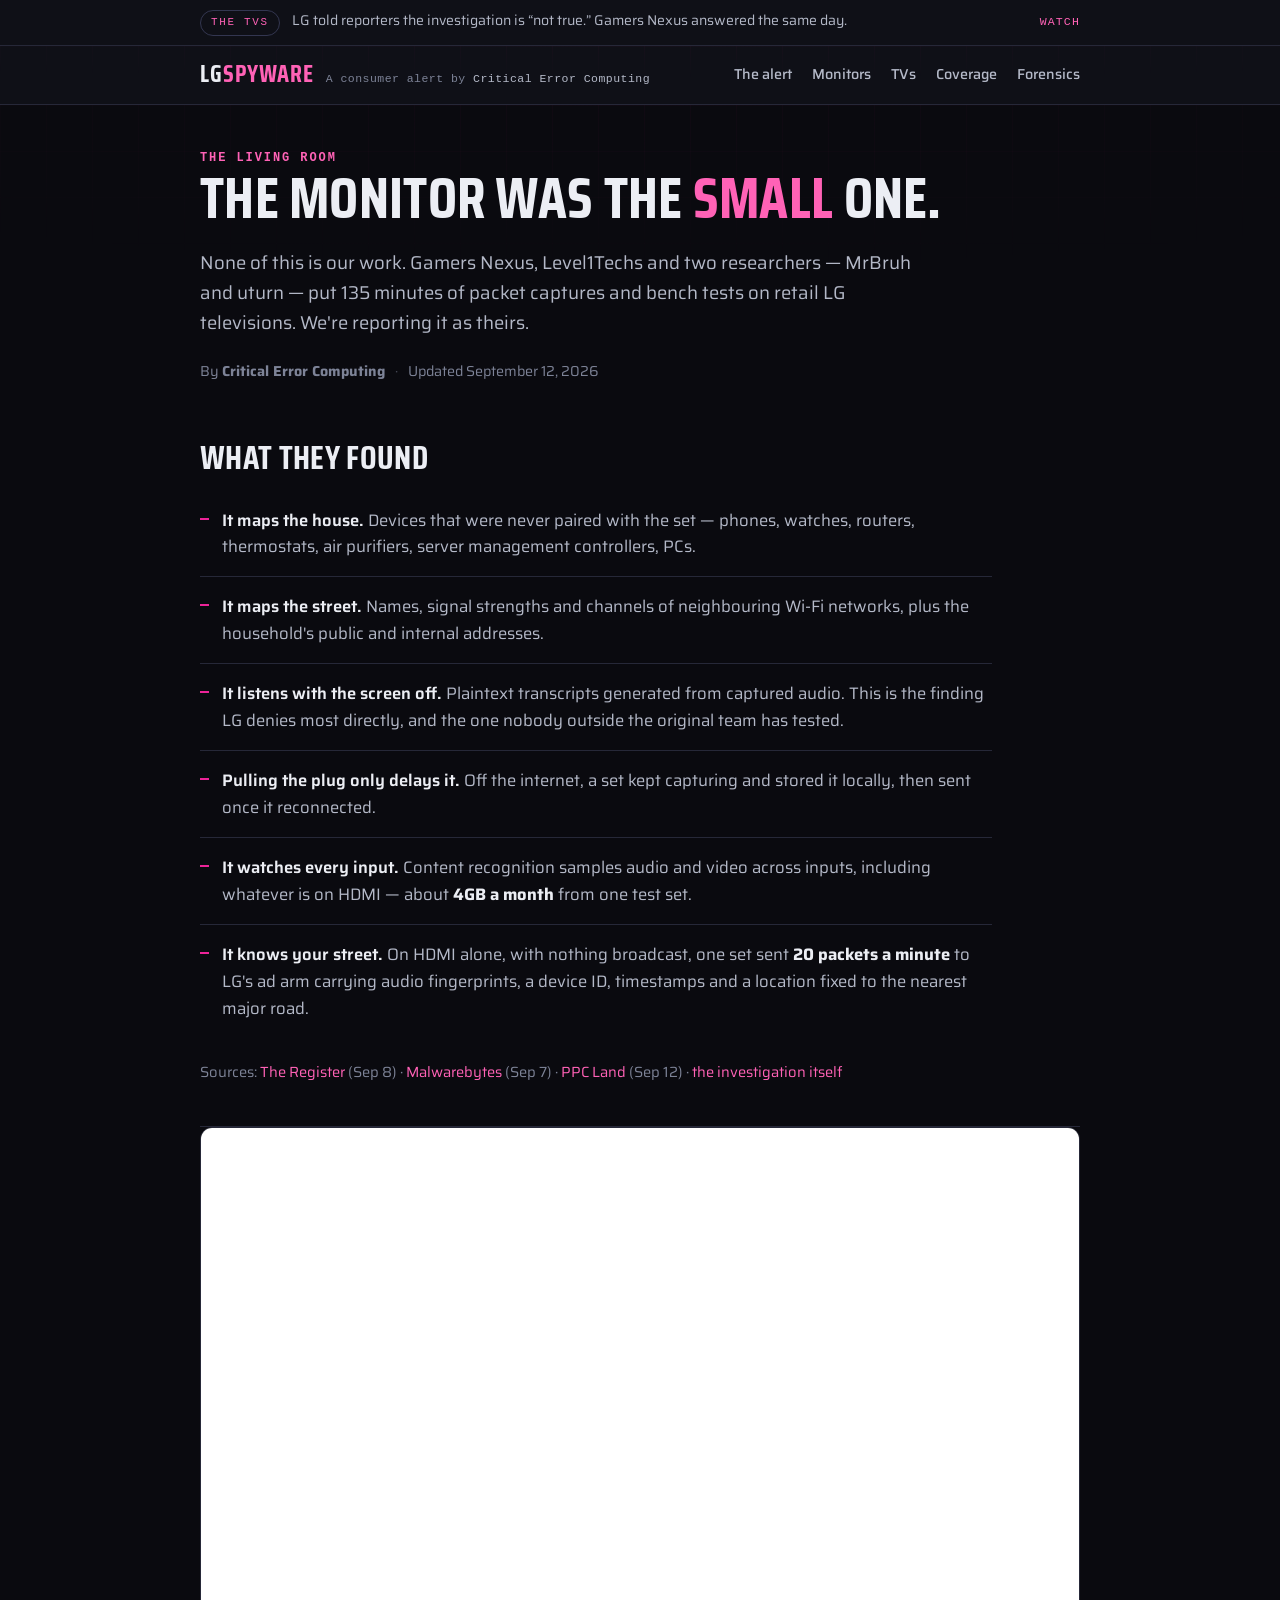
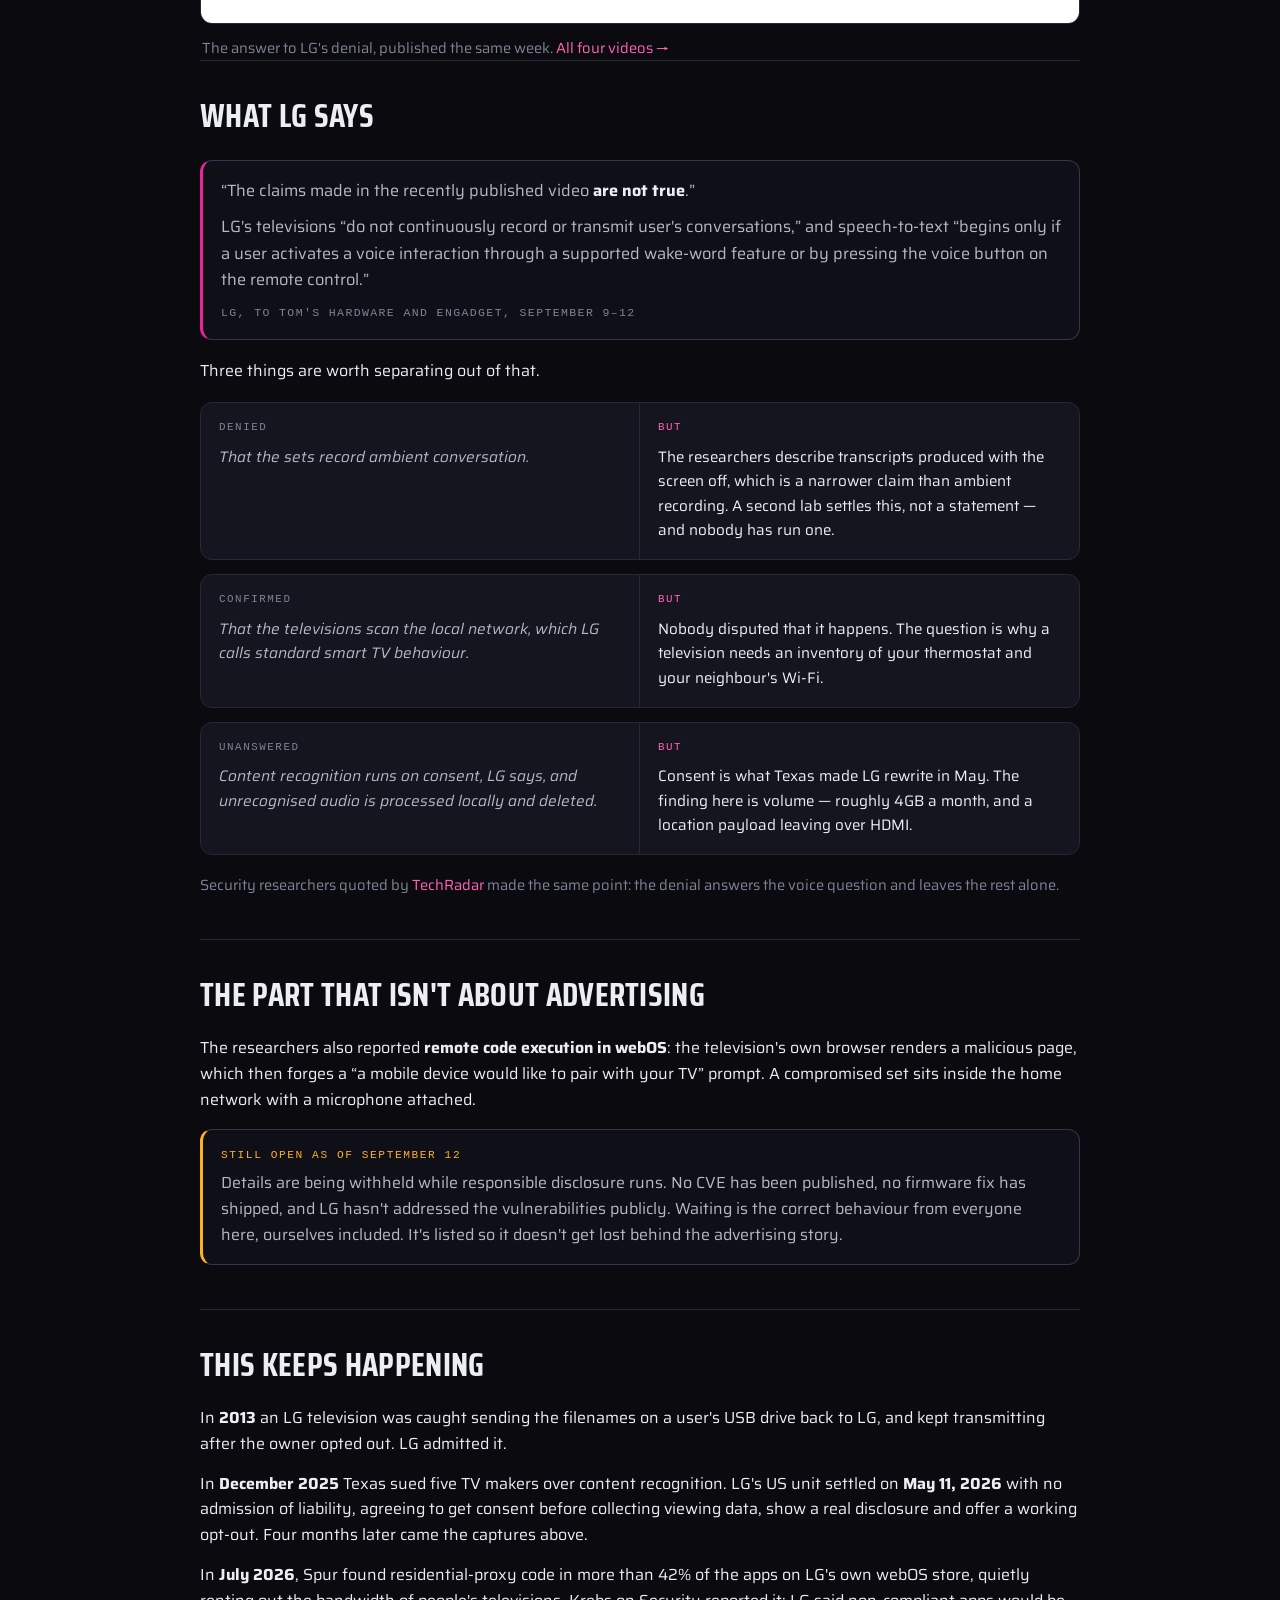
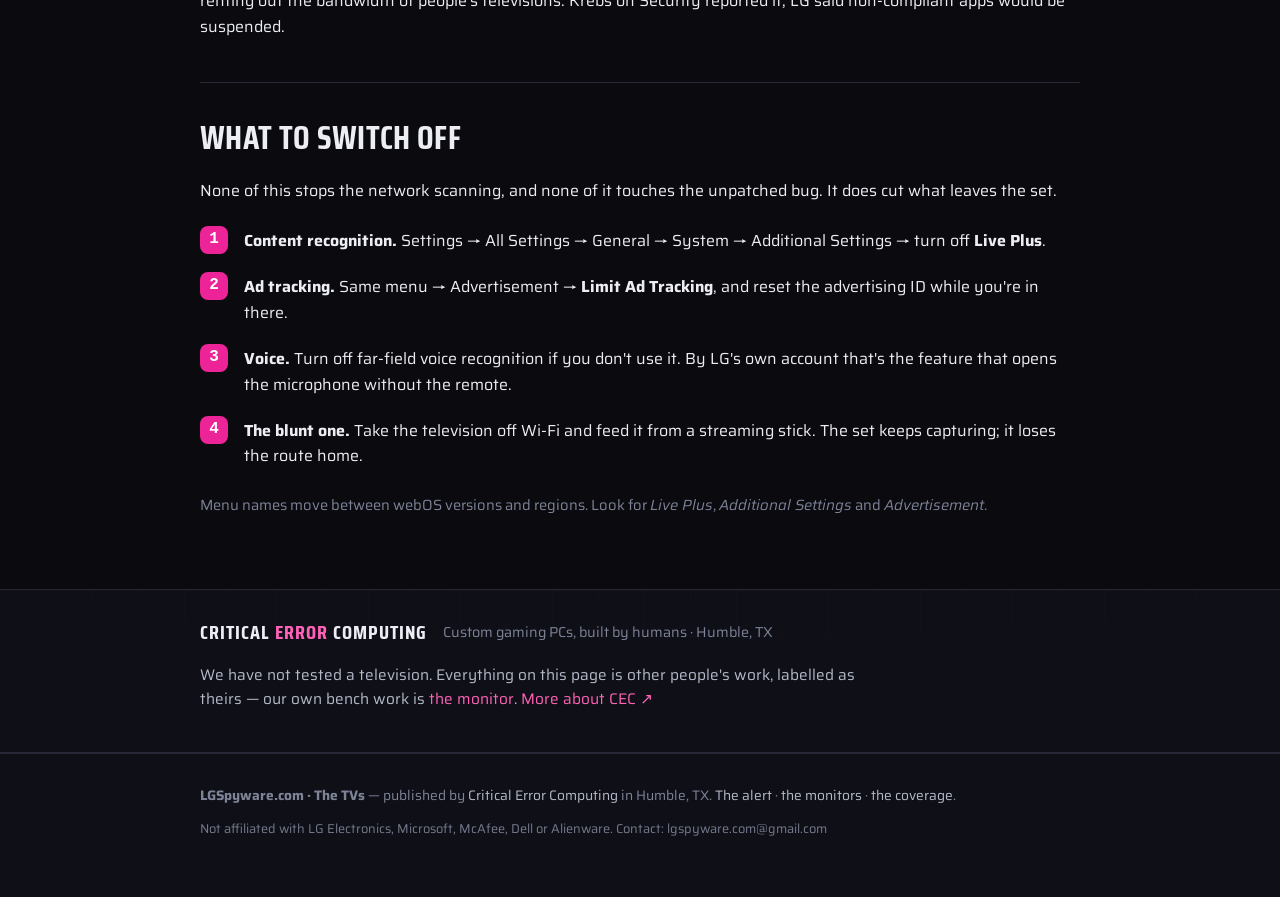
<file: tvs.html>
<!DOCTYPE html>
<html lang="en">
<head>
  <meta charset="utf-8">
  <meta name="viewport" content="width=device-width, initial-scale=1">
  <title>The TVs — What LG's Televisions Send Home | LGSpyware.com</title>
  <meta name="description" content="Network scans, neighbouring Wi-Fi, transcripts from audio with the screen off, roughly 4GB of viewing data a month, and unpatched code execution in webOS. LG says it isn't true.">
  <meta name="robots" content="index,follow">
  <meta property="og:type" content="article">
  <meta property="og:site_name" content="LGSpyware.com · Critical Error Computing">
  <meta property="og:title" content="The TVs: What LG's Televisions Send Home">
  <meta property="og:description" content="What the September investigation documented, what LG denies, and what to switch off tonight.">
  <meta property="og:url" content="https://lgspyware.com/tvs">
  <meta property="og:image" content="https://lgspyware.com/og-image.jpg">
  <meta name="twitter:card" content="summary_large_image">
  <meta name="twitter:title" content="The TVs: What LG's Televisions Send Home">
  <meta name="twitter:description" content="What the September investigation documented, what LG denies, and what to switch off tonight.">

  <link rel="icon" href="data:image/svg+xml,<svg xmlns='http://www.w3.org/2000/svg' viewBox='0 0 32 32'><text y='26' font-size='26'>%E2%9A%A0%EF%B8%8F</text></svg>">
  <link rel="preconnect" href="https://fonts.googleapis.com">
  <link rel="preconnect" href="https://fonts.gstatic.com" crossorigin>
  <link href="https://fonts.googleapis.com/css2?family=Saira:wght@400;500;600&family=Saira+Condensed:wght@600;700&display=swap" rel="stylesheet">
  <link rel="stylesheet" href="styles.css">
</head>
<body>

  <div class="ribbon">
    <div class="wrap ribbon-in">
      <span class="ribbon-tag">The TVs</span>
      <span class="ribbon-txt">LG told reporters the investigation is “not true.” Gamers Nexus answered the same day.</span>
      <a class="ribbon-link" href="/coverage">Watch</a>
    </div>
  </div>

  <header class="masthead">
    <div class="grid-bg"></div>
    <div class="wrap masthead-in">
      <div class="brandblock">
        <a class="brand" href="/">LG<span class="err">Spyware</span></a>
        <span class="brand-by">A consumer alert by <a href="https://www.criticalerrorcomputing.com/" target="_blank" rel="noopener">Critical Error Computing</a></span>
      </div>
      <nav class="topnav">
        <a href="/">The alert</a>
        <a href="/monitors">Monitors</a>
        <a href="/tvs">TVs</a>
        <a href="/coverage">Coverage</a>
        <a href="/forensics">Forensics</a>
      </nav>
    </div>
  </header>

  <main>
    <article class="lead">
      <div class="grid-bg"></div>
      <div class="wrap lead-in">
        <span class="eyebrow">The living room</span>
        <h1>The monitor was the <span class="gw" data-alt="sm4ll">small</span> one.</h1>
        <p class="dek">None of this is our work. Gamers Nexus, Level1Techs and two researchers — MrBruh and uturn — put 135 minutes of packet captures and bench tests on retail LG televisions. We're reporting it as theirs.</p>
        <div class="byline">
          <span>By <strong>Critical Error Computing</strong></span>
          <span class="sep">·</span>
          <span>Updated <time datetime="2026-09-12">September 12, 2026</time></span>
        </div>
      </div>
    </article>

    <div class="wrap body">

      <section id="found">
        <h2>What they found</h2>
        <ul class="lede">
          <li><b>It maps the house.</b> Devices that were never paired with the set — phones, watches, routers, thermostats, air purifiers, server management controllers, PCs.</li>
          <li><b>It maps the street.</b> Names, signal strengths and channels of neighbouring Wi-Fi networks, plus the household's public and internal addresses.</li>
          <li><b>It listens with the screen off.</b> Plaintext transcripts generated from captured audio. This is the finding LG denies most directly, and the one nobody outside the original team has tested.</li>
          <li><b>Pulling the plug only delays it.</b> Off the internet, a set kept capturing and stored it locally, then sent once it reconnected.</li>
          <li><b>It watches every input.</b> Content recognition samples audio and video across inputs, including whatever is on HDMI — about <strong>4GB a month</strong> from one test set.</li>
          <li><b>It knows your street.</b> On HDMI alone, with nothing broadcast, one set sent <strong>20 packets a minute</strong> to LG's ad arm carrying audio fingerprints, a device ID, timestamps and a location fixed to the nearest major road.</li>
        </ul>
        <p class="note-dim">Sources: <a href="https://www.theregister.com/security/2026/09/08/lg-accused-of-egregious-invasion-of-privacy-over-tv-data-collection/5294956" target="_blank" rel="noopener">The Register</a> (Sep 8) · <a href="https://www.malwarebytes.com/blog/privacy/2026/09/lg-tv-flaws-could-let-attackers-listen-in-even-in-standby-mode" target="_blank" rel="noopener">Malwarebytes</a> (Sep 7) · <a href="https://ppc.land/lg-tv-sent-street-level-location-to-its-ad-arm-20-times-a-minute-over-hdmi/" target="_blank" rel="noopener">PPC Land</a> (Sep 12) · <a href="https://www.youtube.com/watch?v=6IFVTcM28KA" target="_blank" rel="noopener">the investigation itself</a></p>
      </section>

      <section class="wrap video-block" style="padding:0">
        <div class="video">
          <iframe
            src="https://www.youtube-nocookie.com/embed/ToP9xfLDSME"
            title="Gamers Nexus: LG Says We're Fake News"
            loading="lazy"
            allow="accelerometer; autoplay; clipboard-write; encrypted-media; gyroscope; picture-in-picture; web-share"
            referrerpolicy="strict-origin-when-cross-origin"
            allowfullscreen></iframe>
        </div>
        <p class="caption">The answer to LG's denial, published the same week. <a href="/coverage">All four videos →</a></p>
      </section>

      <section id="answer">
        <h2>What LG says</h2>
        <blockquote class="quote-lg">
          <p>“The claims made in the recently published video <strong>are not true</strong>.”</p>
          <p>LG's televisions “do not continuously record or transmit user's conversations,” and speech-to-text “begins only if a user activates a voice interaction through a supported wake-word feature or by pressing the voice button on the remote control.”</p>
          <cite>LG, to Tom's Hardware and Engadget, September 9–12</cite>
        </blockquote>
        <p>Three things are worth separating out of that.</p>
        <div class="claims">
          <div class="claim">
            <div class="claim-said">
              <span class="claim-lbl">Denied</span>
              <p>That the sets record ambient conversation.</p>
            </div>
            <div class="claim-found">
              <span class="claim-lbl">But</span>
              <p>The researchers describe transcripts produced with the screen off, which is a narrower claim than ambient recording. A second lab settles this, not a statement — and nobody has run one.</p>
            </div>
          </div>
          <div class="claim">
            <div class="claim-said">
              <span class="claim-lbl">Confirmed</span>
              <p>That the televisions scan the local network, which LG calls standard smart TV behaviour.</p>
            </div>
            <div class="claim-found">
              <span class="claim-lbl">But</span>
              <p>Nobody disputed that it happens. The question is why a television needs an inventory of your thermostat and your neighbour's Wi-Fi.</p>
            </div>
          </div>
          <div class="claim">
            <div class="claim-said">
              <span class="claim-lbl">Unanswered</span>
              <p>Content recognition runs on consent, LG says, and unrecognised audio is processed locally and deleted.</p>
            </div>
            <div class="claim-found">
              <span class="claim-lbl">But</span>
              <p>Consent is what Texas made LG rewrite in May. The finding here is volume — roughly 4GB a month, and a location payload leaving over HDMI.</p>
            </div>
          </div>
        </div>
        <p class="note-dim">Security researchers quoted by <a href="https://www.techradar.com/televisions/lgs-denial-over-tv-spying-claims-does-not-address-the-full-privacy-picture-experts-say-after-report-accuses-it-of-making-216-000-000-spy-tvs" target="_blank" rel="noopener">TechRadar</a> made the same point: the denial answers the voice question and leaves the rest alone.</p>
      </section>

      <section id="bug">
        <h2>The part that isn't about advertising</h2>
        <p>The researchers also reported <strong>remote code execution in webOS</strong>: the television's own browser renders a malicious page, which then forges a “a mobile device would like to pair with your TV” prompt. A compromised set sits inside the home network with a microphone attached.</p>
        <div class="risk">
          <span class="risk-lbl">Still open as of September 12</span>
          <p>Details are being withheld while responsible disclosure runs. No CVE has been published, no firmware fix has shipped, and LG hasn't addressed the vulnerabilities publicly. Waiting is the correct behaviour from everyone here, ourselves included. It's listed so it doesn't get lost behind the advertising story.</p>
        </div>
      </section>

      <section id="record">
        <h2>This keeps happening</h2>
        <p>In <strong>2013</strong> an LG television was caught sending the filenames on a user's USB drive back to LG, and kept transmitting after the owner opted out. LG admitted it.</p>
        <p>In <strong>December 2025</strong> Texas sued five TV makers over content recognition. LG's US unit settled on <strong>May 11, 2026</strong> with no admission of liability, agreeing to get consent before collecting viewing data, show a real disclosure and offer a working opt-out. Four months later came the captures above.</p>
        <p>In <strong>July 2026</strong>, Spur found residential-proxy code in more than 42% of the apps on LG's own webOS store, quietly renting out the bandwidth of people's televisions. Krebs on Security reported it; LG said non-compliant apps would be suspended.</p>
      </section>

      <section id="settings">
        <h2>What to switch off</h2>
        <p>None of this stops the network scanning, and none of it touches the unpatched bug. It does cut what leaves the set.</p>
        <ol class="steps">
          <li><strong>Content recognition.</strong> Settings → All Settings → General → System → Additional Settings → turn off <strong>Live Plus</strong>.</li>
          <li><strong>Ad tracking.</strong> Same menu → Advertisement → <strong>Limit Ad Tracking</strong>, and reset the advertising ID while you're in there.</li>
          <li><strong>Voice.</strong> Turn off far-field voice recognition if you don't use it. By LG's own account that's the feature that opens the microphone without the remote.</li>
          <li><strong>The blunt one.</strong> Take the television off Wi-Fi and feed it from a streaming stick. The set keeps capturing; it loses the route home.</li>
        </ol>
        <p class="note-dim">Menu names move between webOS versions and regions. Look for <em>Live Plus</em>, <em>Additional Settings</em> and <em>Advertisement</em>.</p>
      </section>

    </div>

    <section class="publisher">
      <div class="grid-bg"></div>
      <div class="wrap publisher-in">
        <div class="pub-row">
          <span class="pub-mark">Critical <span class="err">Error</span> Computing</span>
          <span class="pub-tag">Custom gaming PCs, built by humans · Humble, TX</span>
        </div>
        <p class="pub-body">We have not tested a television. Everything on this page is other people's work, labelled as theirs — our own bench work is <a href="/monitors">the monitor</a>. <a href="https://www.criticalerrorcomputing.com/" target="_blank" rel="noopener">More about CEC ↗</a></p>
      </div>
    </section>

  </main>

  <footer class="site">
    <div class="wrap">
      <p><strong>LGSpyware.com · The TVs</strong> — published by <a href="https://www.criticalerrorcomputing.com/" target="_blank" rel="noopener">Critical Error Computing</a> in Humble, TX. <a href="/">The alert</a> · <a href="/monitors">the monitors</a> · <a href="/coverage">the coverage</a>.</p>
      <p class="disclaimer">Not affiliated with LG Electronics, Microsoft, McAfee, Dell or Alienware. Contact: lgspyware.com@gmail.com</p>
    </div>
  </footer>

</body>
</html>
</file>
<file: styles.css>
/* LGSpyware.com — themed to the Critical Error Computing house style.
 * Dark surfaces, Saira type, hot-magenta accent (#ed2398), a faint grid,
 * and a subtle glitch on accent words. Red (#ff3040) is reserved for the
 * breaking banner and warning callouts. */

:root {
  color-scheme: dark;

  --bg: #0a0a0f;
  --bg-2: #0f1017;
  --surface: #14151f;
  --surface-2: #191b27;
  --border: #262838;
  --border-strong: #333650;

  --ink: #eceef4;
  --ink-soft: #b4b9c8;
  --ink-faint: #7d8397;

  --accent: #ed2398;          /* CEC magenta */
  --accent-ink: #ff62b6;
  --accent-soft: rgba(237, 35, 152, 0.14);

  --red: #ff3040;             /* alerts / warnings only */
  --red-ink: #ff6f79;
  --red-soft: rgba(255, 48, 64, 0.13);

  --amber: #ffb020;
  --ok: #37c97f;

  --grid-opacity: 0.5;
  --grid-line: rgba(237, 35, 152, 0.06);

  --font: "Saira", system-ui, -apple-system, "Segoe UI", Roboto, sans-serif;
  --font-cond: "Saira Condensed", "Saira", system-ui, sans-serif;
  --mono: ui-monospace, "JetBrains Mono", "Cascadia Code", Menlo, Consolas, monospace;

  --r-sm: 8px;
  --r-md: 12px;
  --r-lg: 16px;
}

* { box-sizing: border-box; }
html { scroll-behavior: smooth; }

body {
  margin: 0;
  font-family: var(--font);
  background: var(--bg);
  color: var(--ink);
  line-height: 1.62;
  -webkit-font-smoothing: antialiased;
  text-rendering: optimizeLegibility;
}

a { color: var(--accent-ink); text-decoration: none; }
a:hover { text-decoration: underline; }

.wrap { max-width: 920px; margin: 0 auto; padding: 0 20px; }
marquee-fallback { display: inline; }

/* Faint grid backdrop used behind section bands. */
.grid-bg {
  position: absolute; inset: 0; z-index: 0; pointer-events: none;
  background-image:
    linear-gradient(var(--grid-line) 1px, transparent 1px),
    linear-gradient(90deg, var(--grid-line) 1px, transparent 1px);
  background-size: 46px 46px;
  opacity: var(--grid-opacity);
  -webkit-mask-image: radial-gradient(120% 80% at 50% 0, #000, transparent 75%);
          mask-image: radial-gradient(120% 80% at 50% 0, #000, transparent 75%);
}

/* ---------- Glitch accent word (CEC signature) ---------- */
.gw {
  position: relative;
  color: var(--accent-ink);
  display: inline-block;
}
.gw::before,
.gw::after {
  content: attr(data-alt);
  position: absolute; left: 0; top: 0;
  clip-path: inset(0 0 0 0);
  opacity: 0;
  pointer-events: none;
}
.gw:hover::before {
  opacity: 0.9; color: #22e0d0; transform: translate(-2px, -1px);
  animation: gwx 0.5s steps(2) infinite;
}
.gw:hover::after {
  opacity: 0.9; color: var(--accent); transform: translate(2px, 1px);
  animation: gwx 0.4s steps(2) reverse infinite;
}
@keyframes gwx {
  0% { clip-path: inset(0 0 70% 0); }
  50% { clip-path: inset(50% 0 20% 0); }
  100% { clip-path: inset(80% 0 0 0); }
}
@media (prefers-reduced-motion: reduce) {
  .gw:hover::before, .gw:hover::after { animation: none; }}
@keyframes blink { 0%,100%{opacity:1} 50%{opacity:0.4} }

/* ---------- Masthead ---------- */
.masthead {
  position: relative;
  background: var(--bg-2);
  border-bottom: 1px solid var(--border);
  overflow: hidden;
}
.masthead-in {
  position: relative; z-index: 1;
  display: flex; align-items: center; justify-content: space-between;
  padding: 16px 20px; gap: 16px; flex-wrap: wrap;
}
.brandblock { display: flex; align-items: baseline; gap: 12px; flex-wrap: wrap; }
.brand {
  font-family: var(--font-cond);
  font-size: 1.5rem; font-weight: 700;
  letter-spacing: 0.04em; text-transform: uppercase;
  color: var(--ink); line-height: 1;
}
.brand:hover { text-decoration: none; }
.brand .err { color: var(--accent-ink); }
.brand-by {
  font-size: 0.72rem; color: var(--ink-faint);
  font-family: var(--mono); letter-spacing: 0.04em;
}
.brand-by a { color: var(--ink-soft); }
.topnav { display: flex; gap: 20px; flex-wrap: wrap; }
.topnav a { color: var(--ink-soft); font-size: 0.9rem; font-weight: 500; }
.topnav a:hover { color: var(--accent-ink); text-decoration: none; }

/* ---------- Shared bits ---------- */
.eyebrow {
  font-family: var(--mono); font-size: 0.75rem;
  text-transform: uppercase; letter-spacing: 0.16em;
  color: var(--accent-ink); font-weight: 600;
}

/* Buttons */
.btn {
  display: inline-flex; align-items: center; gap: 8px;
  font-family: var(--font); font-weight: 600; font-size: 0.95rem;
  padding: 11px 20px; border-radius: var(--r-sm);
  border: 1px solid transparent; cursor: pointer; text-decoration: none;
}
.btn:hover { text-decoration: none; }
.btn-primary { background: var(--accent); color: #fff; }
.btn-primary:hover { background: #ff3aa8; }
.btn-ghost { background: transparent; border-color: var(--border-strong); color: var(--ink); }
.btn-ghost:hover { border-color: var(--accent); color: var(--accent-ink); }

/* ---------- Lead ---------- */
.lead { position: relative; padding: 38px 20px 20px; overflow: hidden; }
.lead .grid-bg { opacity: 0.5; }
.lead-in { position: relative; z-index: 1; }
.lead-top { display: grid; grid-template-columns: 1fr 0.85fr; gap: 30px; align-items: center; margin-bottom: 22px; }
.lead-top h1 { font-size: clamp(1.7rem, 3.2vw, 2.5rem); margin-bottom: 16px; }
.hero-img { display: block; width: 100%; height: auto; border-radius: 14px; border: 1px solid var(--border); background: #0d0e16; box-shadow: 0 24px 60px -30px rgba(0,0,0,0.8); }
@media (max-width: 860px) { .lead-top { grid-template-columns: 1fr; gap: 18px; } .hero-img { max-height: 240px; object-fit: cover; object-position: center; }}
.eyebrow-row { display: flex; align-items: center; gap: 12px; margin-bottom: 18px; flex-wrap: wrap; }
.tag-red {
  background: var(--red); color: #fff;
  font-family: var(--font-cond); font-size: 0.74rem; font-weight: 700;
  letter-spacing: 0.1em; text-transform: uppercase;
  padding: 4px 11px; border-radius: 4px;
}
h1 {
  font-family: var(--font-cond);
  font-size: clamp(2.1rem, 6vw, 3.6rem);
  line-height: 1.02; letter-spacing: 0.005em;
  text-transform: uppercase; font-weight: 700;
  margin: 0 0 20px;
}
.dek { font-size: 1.16rem; color: var(--ink-soft); margin: 0 0 22px; max-width: 62ch; }
.dek strong { color: var(--ink); font-weight: 600; }
.byline { display: flex; align-items: center; gap: 10px; flex-wrap: wrap; color: var(--ink-faint); font-size: 0.9rem; }
.byline .sep { opacity: 0.5; }

/* ---------- Video ---------- */
.video-block { padding: 8px 20px 26px; }
.video { position: relative; padding-bottom: 56.25%; height: 0; border-radius: var(--r-md); overflow: hidden; border: 1px solid var(--border); background: #000; }
.video iframe { position: absolute; inset: 0; width: 100%; height: 100%; border: 0; }
.caption { color: var(--ink-faint); font-size: 0.92rem; margin: 12px 2px 0; }
.caption strong { color: var(--ink); }

/* ---------- Body ---------- */
.body section { padding: 28px 0; border-top: 1px solid var(--border); }
.body section:first-child { border-top: none; }
h2 { font-family: var(--font-cond); font-size: clamp(1.5rem, 4vw, 2.05rem); text-transform: uppercase; letter-spacing: 0.01em; margin: 0 0 14px; font-weight: 700; }
h3 { font-family: var(--font-cond); text-transform: uppercase; letter-spacing: 0.02em; font-size: 1.15rem; margin: 20px 0 8px; }
p { margin: 0 0 14px; }
code { font-family: var(--mono); font-size: 0.85em; background: #0d0e16; border: 1px solid var(--border); border-radius: 5px; padding: 1px 6px; color: var(--accent-ink); }
pre { background: #0c0d15; border: 1px solid var(--border); border-radius: 8px; padding: 12px 14px; overflow-x: auto; margin: 10px 0 14px; }
/* Commands wrap rather than hiding in a horizontal scroll box on phones.
 * Soft wraps aren't copied, so copy-paste stays intact. */
pre code { background: none; border: none; padding: 0; color: #d8dbe6; font-size: 0.84rem; line-height: 1.55; white-space: pre-wrap; overflow-wrap: anywhere; }
.callout-fix pre { background: #0a1310; border-color: rgba(55,201,127,0.28); }
.callout-fix pre code { color: #d6efe1; }

ul.ticks { list-style: none; padding-left: 0; margin: 0 0 14px; }
ul.ticks li { position: relative; padding-left: 28px; margin: 10px 0; }
ul.ticks li::before { content: "▸"; position: absolute; left: 5px; color: var(--accent); font-weight: 700; }

ol.steps { counter-reset: step; list-style: none; padding-left: 0; margin: 14px 0; }
ol.steps > li { position: relative; padding: 10px 0 10px 44px; }
ol.steps > li::before {
  counter-increment: step; content: counter(step);
  position: absolute; left: 0; top: 8px;
  width: 28px; height: 28px; border-radius: 8px;
  background: var(--accent); color: #fff;
  font-family: var(--mono); font-weight: 700;
  display: grid; place-items: center;
}

/* Install chain — timestamped steps, one card each. */
ol.chain { list-style: none; padding-left: 0; margin: 16px 0; display: grid; gap: 10px; }
ol.chain li {
  background: var(--surface);
  border: 1px solid var(--border);
  border-left: 3px solid var(--accent);
  border-radius: var(--r-md);
  padding: 13px 16px;
  color: var(--ink-soft);
}
ol.chain strong { color: var(--ink); }
.chain-t {
  display: inline-block;
  font-family: var(--mono); font-size: 0.68rem; font-weight: 700;
  letter-spacing: 0.1em; text-transform: uppercase;
  color: var(--accent-ink); background: var(--accent-soft);
  border-radius: 4px; padding: 2px 8px;
  margin-right: 10px; vertical-align: 1px;
}

/* Version chain */
.vchain { display: flex; flex-wrap: wrap; gap: 8px; margin: 14px 0; }
.vchain span {
  flex: 1 1 190px;
  background: var(--surface); border: 1px solid var(--border);
  border-radius: var(--r-sm); padding: 10px 12px;
  font-family: var(--mono); font-size: 0.86rem; color: var(--ink-soft);
}
.vchain b { color: var(--accent-ink); }
.vchain em {
  display: block; margin-top: 4px;
  font-family: var(--font); font-style: normal;
  font-size: 0.76rem; color: var(--ink-faint);
}

/* Callouts */
.callout-fix { position: relative; margin: 6px 0; padding: 24px; border-radius: var(--r-lg); }
.callout-fix { background: rgba(55,201,127,0.08); border: 1px solid rgba(55,201,127,0.3); }
.callout-fix h2 { color: var(--ok); }
.callout-fix ol.steps > li::before { background: var(--ok); color: #04160c; }
.warn { background: var(--red-soft); border-left: 3px solid var(--red); padding: 12px 14px; border-radius: 6px; font-size: 0.95rem; }

/* The fix — two layers as cards. */

.updatebox {
  position: relative;
  background: var(--surface);
  border: 1px solid var(--border-strong);
  border-left: 3px solid var(--red);
  border-radius: var(--r-lg);
  padding: 22px 24px;
}
.upd-stamp {
  display: block;
  font-family: var(--mono); font-size: 0.72rem; font-weight: 600;
  letter-spacing: 0.14em; text-transform: uppercase;
  color: var(--red-ink); margin-bottom: 10px;
}
.updatebox h2 { margin-bottom: 12px; }
.updatebox p:last-child { margin-bottom: 0; }

/* Verbatim statement block (company statements quoted in full) */
.quote-lg {
  background: var(--bg-2);
  border: 1px solid var(--border-strong);
  border-left: 3px solid var(--accent);
  border-radius: var(--r-md);
  padding: 16px 18px;
  margin: 18px 0;
}
.quote-lg p {
  margin: 0 0 10px;
  color: var(--ink-soft);
  font-size: 1.02rem;
}
.quote-lg p:last-of-type { margin-bottom: 0; }
.quote-lg strong { color: var(--ink); }
.quote-lg cite {
  display: block; margin-top: 12px;
  font-family: var(--mono); font-style: normal;
  font-size: 0.72rem; letter-spacing: 0.12em; text-transform: uppercase;
  color: var(--ink-faint);
}

/* Claim vs. evidence */
.claims { display: grid; gap: 14px; margin: 18px 0; }
.claim {
  display: grid; grid-template-columns: 1fr 1fr;
  background: var(--surface);
  border: 1px solid var(--border); border-radius: var(--r-md);
  overflow: hidden;
}
.claim > div { padding: 16px 18px; }
.claim-said { border-right: 1px solid var(--border); }
@media (max-width: 720px) {
  .claim { grid-template-columns: 1fr; }
  .claim-said { border-right: none; border-bottom: 1px solid var(--border); }}
.claim-lbl {
  display: block;
  font-family: var(--mono); font-size: 0.68rem;
  letter-spacing: 0.14em; text-transform: uppercase;
  margin-bottom: 8px;
}
.claim-said .claim-lbl { color: var(--ink-faint); }
.claim-found .claim-lbl { color: var(--accent-ink); }
.claim p { margin: 0; font-size: 0.95rem; }
.claim-said p { color: var(--ink-soft); font-style: italic; }

.modelgrid { display: grid; grid-template-columns: repeat(auto-fill, minmax(108px, 1fr)); gap: 8px; margin: 14px 0; }
.modelgrid span { background: var(--surface); border: 1px solid var(--border); border-radius: 6px; padding: 8px 6px; text-align: center; font-family: var(--mono); font-size: 0.82rem; color: var(--ink-soft); }
.redact { background: #2a2c3a; color: #2a2c3a; border-radius: 3px; padding: 0 6px; user-select: none; }
.backlink { display: inline-block; margin: 18px 0 0; font-family: var(--mono); font-size: 0.85rem; color: var(--ink-soft); }
.evidence-note { background: var(--surface); border: 1px solid var(--border-strong); border-left: 3px solid var(--accent); border-radius: 8px; padding: 14px 16px; margin: 16px 0; font-size: 0.95rem; color: var(--ink-soft); }
.note-dim { color: var(--ink-faint); font-size: 0.92rem; }

/* "Limits of our evidence" box — amber, used where we stop short of a claim. */
.limits {
  background: var(--bg-2);
  border: 1px solid var(--border-strong);
  border-left: 3px solid var(--amber);
  border-radius: var(--r-md);
  padding: 16px 18px;
  margin: 16px 0;
}
.limits-lbl {
  display: block;
  font-family: var(--mono); font-size: 0.72rem; font-weight: 600;
  letter-spacing: 0.13em; text-transform: uppercase;
  color: var(--amber); margin-bottom: 9px;
}
.limits ul { list-style: none; margin: 0; padding: 0; font-size: 0.93rem; color: var(--ink-soft); }
.limits li { position: relative; padding-left: 18px; margin: 8px 0; }
.limits li::before { content: "—"; position: absolute; left: 0; color: var(--ink-faint); }
.limits strong { color: var(--ink); }

/* Status ribbon — replaces the old flashing banner. One line, quiet, dismissible by
   scrolling past it. The story is alarming enough without the page shouting. */
.ribbon { background: var(--bg-2); border-bottom: 1px solid var(--border); }
.ribbon-in {
  display: flex; align-items: baseline; gap: 12px; flex-wrap: wrap;
  padding: 9px 20px;
}
.ribbon-tag {
  font-family: var(--mono); font-size: 0.68rem; letter-spacing: 0.16em;
  text-transform: uppercase; color: var(--accent-ink);
  border: 1px solid var(--border-strong); border-radius: 999px; padding: 3px 10px;
}
.ribbon-txt { font-size: 0.88rem; color: var(--ink-soft); flex: 1 1 320px; }
.ribbon-link {
  font-family: var(--mono); font-size: 0.72rem; letter-spacing: 0.1em;
  text-transform: uppercase; white-space: nowrap;
}

/* The mechanism, drawn. Inline SVG so it inherits the palette and stays crisp. */

/* Evidence images. Placeholders until the redacted captures are dropped in;
   swapping in a real <img> needs no other change. */
.shots { display: grid; grid-template-columns: repeat(auto-fit, minmax(260px, 1fr)); gap: 16px; margin: 18px 0; align-items: start; }
.shot { margin: 0; }
.shot img { display: block; width: 100%; height: auto; border-radius: var(--r-md); border: 1px solid var(--border-strong); background: #fff; }
.shot figcaption { margin-top: 8px; font-size: 0.84rem; color: var(--ink-faint); }
@media (max-width: 860px) { .shots { grid-template-columns: 1fr; }}

/* Timeline: phase dividers and load-bearing entries.
   The alert page is read as a graphic, so the spine carries its own structure. */

/* Tight variant: the alert page timeline is scanned, not read. */

/* Sources */
.sources { font-size: 0.96rem; padding-left: 20px; }
.sources li { margin: 9px 0; }

/* Tip */
.tip { position: relative; background: var(--surface); border: 1px solid var(--border-strong); border-radius: var(--r-lg); padding: 26px; text-align: center; overflow: hidden; }
.tip::before { content: ""; position: absolute; left: 0; top: 0; width: 100%; height: 3px; background: var(--accent); }
.tip h2 { color: var(--accent-ink); }
.tip pre, .tip .evidence-note { text-align: left; }

.mail { display: inline-block; margin-top: 6px; font-family: var(--mono); font-size: 1.05rem; font-weight: 700; color: var(--accent-ink); }

#timeline, #sources, #tips { padding-top: 34px; padding-bottom: 10px; }
#timeline h2, #sources h2 { margin-bottom: 18px; }

/* ---------- Publisher (CEC) credit ---------- */
.publisher {
  position: relative;
  margin: 30px 0 0;
  background: var(--bg-2);
  border-top: 1px solid var(--border);
  border-bottom: 1px solid var(--border);
  overflow: hidden;
}
.publisher-in { position: relative; z-index: 1; padding: 26px 20px; }
.pub-row { display: flex; align-items: center; gap: 16px; flex-wrap: wrap; }
.pub-mark {
  font-family: var(--font-cond); font-weight: 700; text-transform: uppercase;
  letter-spacing: 0.05em; font-size: 1.25rem; color: var(--ink);
}
.pub-mark .err { color: var(--accent-ink); }
.pub-tag { color: var(--ink-faint); font-size: 0.9rem; }
.pub-body { margin-top: 14px; color: var(--ink-soft); font-size: 0.96rem; max-width: 68ch; }
.pub-body strong { color: var(--ink); }

/* ---------- Footer ---------- */
footer.site { border-top: 1px solid var(--border); background: var(--bg-2); padding: 30px 0 48px; color: var(--ink-faint); font-size: 0.86rem; }
footer.site p { margin: 0 0 12px; }
footer.site a { color: var(--ink-soft); }
.disclaimer { font-size: 0.8rem; line-height: 1.6; opacity: 0.92; }

/* ============================================================
   Shared page furniture — used identically on every subpage so
   the report, the TV page and the forensics read as one system.
   ============================================================ */

/* Contents chips under the lead of a subpage. */

/* Section head: quiet label, title, one-line standfirst. */
section > h2 { scroll-margin-top: 18px; }

/* Source line — provenance as metadata, not as a paragraph. */

/* Risk callout — used once, for the unpatched disclosure. */
.risk {
  background: var(--bg-2); border: 1px solid var(--border-strong);
  border-left: 3px solid var(--amber); border-radius: var(--r-md);
  padding: 16px 18px; margin: 16px 0;
}
.risk-lbl {
  display: block; font-family: var(--mono); font-size: 0.7rem;
  letter-spacing: 0.14em; text-transform: uppercase; color: var(--amber); margin-bottom: 6px;
}
.risk p { margin: 0 0 8px; color: var(--ink-soft); }
.risk p:last-child { margin-bottom: 0; }

/* Cross-page card — sends a reader to the other half of the story. */
.handoff {
  display: grid; grid-template-columns: 1fr auto; gap: 18px; align-items: center;
  background: var(--surface); border: 1px solid var(--border-strong);
  border-left: 3px solid var(--accent); border-radius: var(--r-md);
  padding: 18px 20px; margin: 18px 0;
}
.handoff h3 { margin: 0 0 6px; font-family: var(--font-cond); font-size: 1.25rem; color: var(--ink); }
.handoff p { margin: 0; color: var(--ink-soft); font-size: 0.95rem; }
@media (max-width: 620px) { .handoff { grid-template-columns: 1fr; }}

/* ============================================================
   The two fronts — the shape of the story since September.
   ============================================================ */

/* What leaves the house, and what gets in. The lead graphic. */

/* Verdict strip: what is documented, what is denied, what is unfixed. */

/* ============================================================
   Coverage: the video gallery and the press log.
   ============================================================ */

.gallery { display: grid; grid-template-columns: repeat(2, minmax(0, 1fr)); gap: 16px; margin: 18px 0 8px; }
.vcard {
  display: flex; flex-direction: column;
  background: var(--surface); border: 1px solid var(--border);
  border-radius: var(--r-md); overflow: hidden;
}
.vcard:hover { border-color: var(--accent); text-decoration: none; }
.vcard-thumb { position: relative; display: block; aspect-ratio: 16 / 9; background: var(--bg-2); }
.vcard-thumb img { width: 100%; height: 100%; object-fit: cover; display: block; }
.vcard-thumb::after {
  content: "▶"; position: absolute; left: 50%; top: 50%;
  transform: translate(-50%, -50%);
  width: 54px; height: 54px; border-radius: 50%;
  background: rgba(10, 10, 15, 0.72); border: 1px solid rgba(255,255,255,0.22);
  color: #fff; font-size: 17px; line-height: 52px; text-align: center; text-indent: 3px;
}
.vcard:hover .vcard-thumb::after { background: var(--accent); border-color: var(--accent); }
.vcard-run {
  position: absolute; right: 8px; bottom: 8px;
  background: rgba(10,10,15,0.86); color: var(--ink);
  font-family: var(--mono); font-size: 0.7rem; letter-spacing: 0.04em;
  padding: 2px 7px; border-radius: 4px;
}
.vcard-body { padding: 14px 16px 16px; display: flex; flex-direction: column; gap: 6px; }
.vcard-meta {
  font-family: var(--mono); font-size: 0.7rem; letter-spacing: 0.1em;
  text-transform: uppercase; color: var(--ink-faint);
}
.vcard-new { color: var(--accent-ink); }
.vcard h3 {
  margin: 0; font-family: var(--font-cond); font-weight: 700;
  font-size: 1.14rem; line-height: 1.2; color: var(--ink);
}
.vcard p { margin: 0; font-size: 0.9rem; color: var(--ink-soft); }
@media (max-width: 760px) { .gallery { grid-template-columns: 1fr; }}

/* Press log — one line per piece of coverage. */
.presslog { border-top: 1px solid var(--border); margin: 16px 0; }
.presslog div {
  display: grid; grid-template-columns: 86px 150px 1fr; gap: 14px;
  padding: 10px 0; border-bottom: 1px solid var(--border); align-items: baseline;
}
.presslog time {
  font-family: var(--mono); font-size: 0.74rem; letter-spacing: 0.06em;
  color: var(--ink-faint); text-transform: uppercase;
}
.presslog b {
  font-family: var(--font-cond); font-size: 0.98rem; color: var(--ink-soft); font-weight: 600;
}
.presslog span { font-size: 0.93rem; color: var(--ink-soft); }
.presslog em { color: var(--ink-faint); font-style: normal; }
@media (max-width: 700px) {
  .presslog div { grid-template-columns: 1fr; gap: 2px; }
  .presslog b { color: var(--accent-ink); }}

/* ---------- Type-led blocks (replacing the card apparatus) ---------- */

/* Lead bullets: a bold clause, then the fact. Carries most of the site now. */
.lede { list-style: none; padding: 0; margin: 22px 0; }
.lede li {
  position: relative; padding: 0 0 16px 22px; margin: 0 0 16px;
  border-bottom: 1px solid var(--border);
  font-size: 1.04rem; color: var(--ink-soft); max-width: 72ch;
}
.lede li:last-child { border-bottom: 0; margin-bottom: 0; }
.lede li::before {
  content: ""; position: absolute; left: 0; top: 11px;
  width: 9px; height: 2px; background: var(--accent);
}
.lede b { color: var(--ink); font-weight: 600; }
.lede strong { color: var(--ink); }

/* Pulled quote band — a real quote, at size, with the line under it. */

/* Command headings */
.step-h {
  margin: 20px 0 0; font-family: var(--font-cond); font-weight: 700;
  font-size: 1.05rem; letter-spacing: 0.02em; color: var(--ink);
}

/* Dated log — the update list, stripped to a date and a sentence. */
.log { list-style: none; padding: 0; margin: 18px 0; }
.log li {
  display: grid; grid-template-columns: 104px 1fr; gap: 16px;
  padding: 12px 0; border-top: 1px solid var(--border); align-items: baseline;
}
.log li:last-child { border-bottom: 1px solid var(--border); }
.log time {
  font-family: var(--mono); font-size: 0.74rem; letter-spacing: 0.06em;
  text-transform: uppercase; color: var(--accent-ink);
}
.log span { color: var(--ink-soft); }
@media (max-width: 620px) {
  .log li { grid-template-columns: 1fr; gap: 3px; }}

/* Sections breathe on their own now that the labels are gone. */
.wrap > h2 { margin-top: 40px; }

/* ============================================================
   Fact bar — four numbers, at reading size, once.
   ============================================================ */
.factbar { border-top: 1px solid var(--border); border-bottom: 1px solid var(--border); background: var(--bg-2); }
.factbar-in { display: grid; grid-template-columns: repeat(4, minmax(0, 1fr)); gap: 0; }
.fact { padding: 20px 22px 20px 0; }
.fact + .fact { padding-left: 22px; border-left: 1px solid var(--border); }
.fact b {
  display: block; font-family: var(--font-cond); font-weight: 700;
  font-size: clamp(1.6rem, 3.4vw, 2.35rem); line-height: 1;
  letter-spacing: -0.01em; color: var(--accent-ink);
}
.fact span { display: block; margin-top: 7px; font-size: 0.88rem; line-height: 1.35; color: var(--ink-faint); }
@media (max-width: 760px) {
  .factbar-in { grid-template-columns: 1fr 1fr; }
  .fact:nth-child(3) { border-left: 0; padding-left: 0; }
  .fact:nth-child(n+3) { border-top: 1px solid var(--border); }
}

/* ============================================================
   Exhibits — real pictures, carrying the story. The caption does
   the talking; nothing here is drawn by us.
   ============================================================ */
.exhibits { padding: 34px 0 10px; }
.exhibits .wrap { display: grid; grid-template-columns: 1fr 1fr; gap: 26px; }
.ex { position: relative; margin: 0; grid-column: span 1; }
.ex-wide { grid-column: 1 / -1; }
.ex > img, .ex > a > img {
  display: block; width: 100%; height: auto;
  border-radius: var(--r-md); border: 1px solid var(--border-strong);
  background: #fff;
}
.ex .still img { background: var(--bg-2); border-color: var(--border); }
.ex-tag {
  display: inline-block; margin-bottom: 10px;
  font-family: var(--font-cond); font-weight: 700;
  font-size: 0.82rem; letter-spacing: 0.13em; text-transform: uppercase;
  color: var(--accent-ink);
}
.ex figcaption {
  margin-top: 13px; font-size: 0.95rem; line-height: 1.55; color: var(--ink-soft);
  max-width: 68ch;
}
.ex figcaption strong { color: var(--ink); }
.ex figcaption em { font-style: italic; color: var(--ink); }
.ex figcaption a { color: var(--accent-ink); }
.ex .credit {
  display: block; margin-top: 9px;
  font-family: var(--mono); font-size: 0.72rem; letter-spacing: 0.04em;
  text-transform: uppercase; color: var(--ink-faint);
}
.ex .credit a { color: var(--ink-faint); text-decoration: underline; text-underline-offset: 3px; }
.ex-video .still img { border-color: var(--border); }
@media (max-width: 760px) {
  .exhibits .wrap { grid-template-columns: 1fr; gap: 30px; }
  .ex { grid-column: 1 / -1; }
}

/* The store listing, rebuilt from Microsoft's own numbers. */
.listing {
  display: flex; gap: 18px; align-items: flex-start;
  padding: 20px 22px; background: var(--surface); border: 1px solid var(--border-strong);
  border-radius: var(--r-md);
}
.listing-icon { width: 62px; height: 62px; flex: 0 0 auto; border-radius: 10px; background: #fff; }
.listing-body { min-width: 0; }
.listing h3 { margin: 0; font-size: 1.15rem; color: var(--ink); }
.listing-pub { margin: 4px 0 0; font-size: 0.86rem; color: var(--ink-faint); }
.stars { margin: 11px 0 0; font-size: 1.25rem; letter-spacing: 0.06em; color: var(--border-strong); }
.stars .on { color: var(--amber); }
.stars b { font-family: var(--font-cond); font-size: 1.35rem; color: var(--ink); margin-left: 6px; }
.stars-n { font-family: var(--font); font-size: 0.86rem; letter-spacing: 0; color: var(--ink-faint); }
.listing-perm { margin: 11px 0 0; font-size: 0.9rem; color: var(--ink-soft); }
.listing-perm strong { color: var(--red-ink); }
@media (max-width: 560px) { .listing { flex-direction: column; gap: 12px; } }

/* "This is what you're looking for" — icon beside the instructions. */
.looklike { display: flex; align-items: center; gap: 14px; margin: 0 0 18px; }
.looklike img { flex: 0 0 auto; border-radius: 10px; background: #fff; padding: 4px; }
.looklike span { font-size: 0.94rem; color: var(--ink-soft); }


/* A video still, used at size, as the image it is. */
.still { display: block; position: relative; margin: 0; }
.still img {
  display: block; width: 100%; height: auto;
  border-radius: var(--r-md); border: 1px solid var(--border);
  background: var(--bg-2); aspect-ratio: 16/9; object-fit: cover;
}
.still::after {
  content: "▶"; position: absolute; left: 50%; top: 50%;
  transform: translate(-50%,-50%);
  width: 76px; height: 76px; line-height: 74px; text-indent: 5px;
  border-radius: 50%; text-align: center; font-size: 24px; color: #fff;
  background: rgba(10,10,15,0.7); border: 1px solid rgba(255,255,255,0.25);
}
.still:hover::after { background: var(--accent); border-color: var(--accent); }
.still figcaption {
  margin-top: 12px; font-size: 0.94rem; color: var(--ink-soft);
}
@media (max-width: 760px) { 
/* Big action row */
.actions-big { display: flex; gap: 12px; flex-wrap: wrap; margin: 26px 0 0; }
.actions-big .btn { font-size: 1.05rem; padding: 15px 26px; }
</file>
